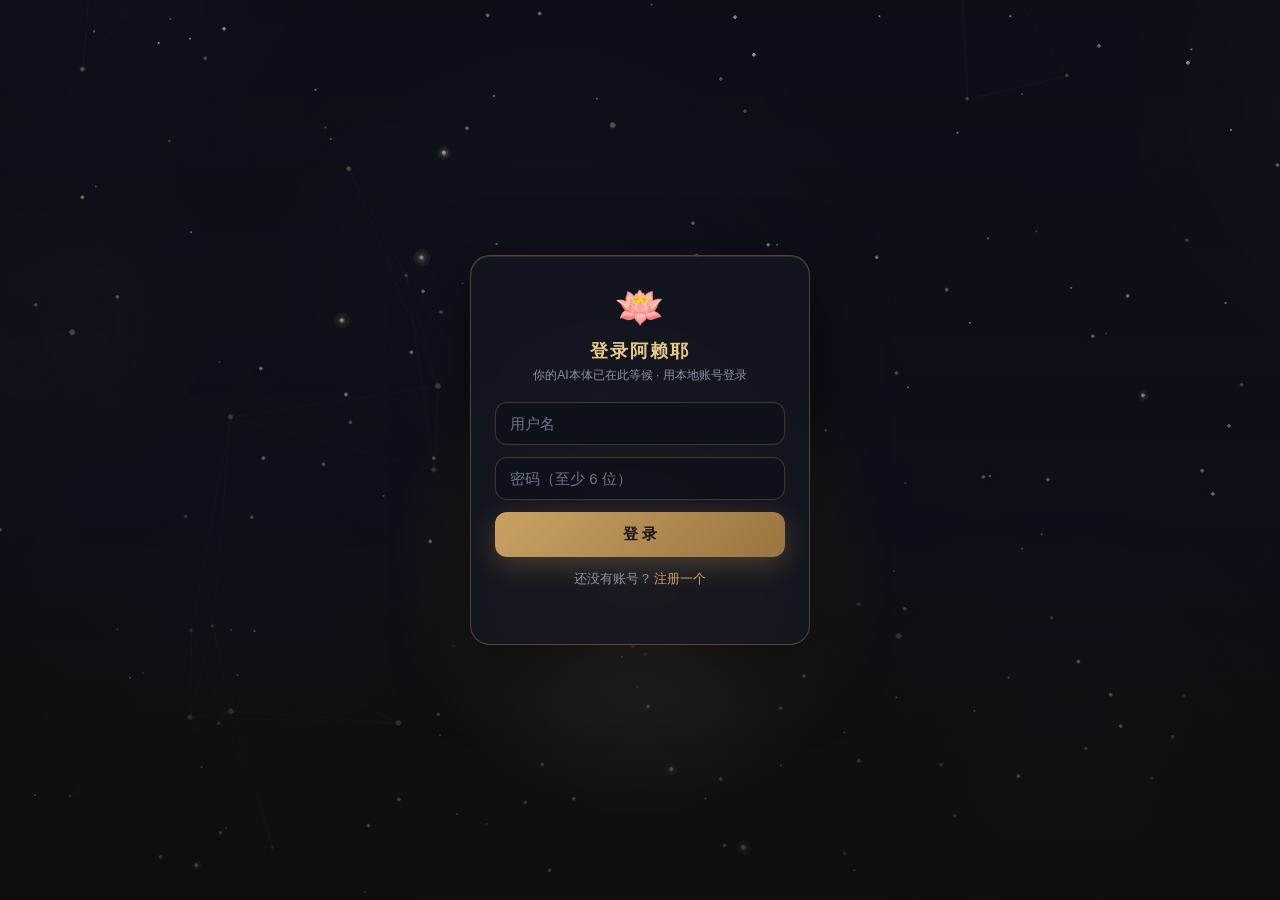
<file: public/index.html>
<!DOCTYPE html>
<html lang="zh-CN">
<head>
<meta charset="UTF-8">
<meta name="viewport" content="width=device-width, initial-scale=1.0, maximum-scale=1.0, user-scalable=no">
<title>阿赖耶 v2 · 记忆引擎控制台</title>
<style>
  * { margin:0; padding:0; box-sizing:border-box; -webkit-tap-highlight-color:transparent; }
  html,body { height:100%; }
  body { font-family:-apple-system,"PingFang SC","Microsoft YaHei",sans-serif;
         background:#0d0f14; color:#e8e6e3; display:flex; flex-direction:column; overflow:hidden; }
  header { padding:10px 16px 0; flex:none; }
  .hdrow { display:flex; align-items:center; gap:8px; }
  header h1 { font-size:17px; font-weight:600; letter-spacing:1px; flex:1; }
  header h1 span { color:#b8925a; }
  .aibadge { flex:none; font-size:12px; color:#e8c88a; background:#2b2416; border:1px solid rgba(184,146,90,.35);
             padding:4px 10px; border-radius:13px; max-width:110px; overflow:hidden; text-overflow:ellipsis; white-space:nowrap; }
  .hicon { flex:none; width:34px; height:34px; border-radius:50%; background:#1a1d25; border:1px solid #2a2e3a;
           display:flex; align-items:center; justify-content:center; font-size:16px; cursor:pointer; }
  .hicon:active { transform:scale(.92); }
  /* 右上角状态灯：一眼看出「未配置 Key / 连接中 / 已连接 / 服务异常」 */
  .s2slight { flex:none; display:flex; align-items:center; gap:6px; font-size:12px; line-height:1;
              padding:7px 10px; border-radius:13px; border:1px solid #2a2e3a; background:#161a23;
              color:#9aa0ad; cursor:pointer; white-space:nowrap; }
  .s2slight i { width:7px; height:7px; border-radius:50%; background:#6b7280; display:block; }
  .s2slight.ok { color:#7dc98f; border-color:rgba(125,201,143,.38); background:rgba(125,201,143,.10); }
  .s2slight.ok i { background:#7dc98f; box-shadow:0 0 6px rgba(125,201,143,.75); }
  .s2slight.warn { color:#e8c88a; border-color:rgba(184,146,90,.42); background:rgba(184,146,90,.10); }
  .s2slight.warn i { background:#e8c88a; }
  .s2slight.err { color:#e08c8c; border-color:rgba(224,140,140,.45); background:rgba(224,140,140,.10); }
  .s2slight.err i { background:#e08c8c; box-shadow:0 0 6px rgba(224,140,140,.8); }
  /* 有新版本时在头像图标右上角点一颗红点 */
  .hicon { position:relative; }
  .hicon.dot::after { content:''; position:absolute; top:3px; right:3px; width:7px; height:7px;
                      border-radius:50%; background:#e0655f; box-shadow:0 0 5px rgba(224,101,95,.8); }
  /* 更新列表 */
  .updlist { background:#12151c; border:1px solid #232837; border-radius:10px; padding:8px 10px;
             max-height:190px; overflow-y:auto; margin:6px 0 4px; }
  .upditem { font-size:12.5px; color:#c8cdd8; line-height:1.7; word-break:break-word; }
  .upditem code { color:#b8925a; font-size:11.5px; margin-right:6px; }
  /* ── 三栏主结构：左（对话）· 中（习气网络 3D）· 右（记忆/我识/熏习） ── */
  #cols { flex:1; min-height:0; display:grid; grid-template-columns:392px minmax(0,1fr) 392px; gap:10px;
          padding:10px 14px 14px; }
  .col { min-width:0; min-height:0; display:flex; flex-direction:column;
         background:#101319; border:1px solid #1e2330; border-radius:14px; overflow:hidden; }
  .colhd { flex:none; display:flex; align-items:center; gap:8px; padding:9px 12px;
           border-bottom:1px solid #1c202b; }
  .colhd h2 { font-size:13px; font-weight:600; color:#b8925a; letter-spacing:.5px; }
  .colhd .sub { font-size:11px; color:#5d6472; margin-left:auto; }
  .colbody { flex:1; min-height:0; overflow-y:auto; padding:10px 12px 14px; }
  .colbody::-webkit-scrollbar { width:6px; }
  .colbody::-webkit-scrollbar-thumb { background:#242a38; border-radius:3px; }
  /* 右栏顶部页签（种子库 / 我识 / 熏习） */
  .ctabs { flex:none; display:flex; gap:2px; padding:6px 8px 0; border-bottom:1px solid #1c202b; }
  .ctabs div { flex:1; text-align:center; padding:7px 2px; font-size:12.5px; color:#7a8194; cursor:pointer;
               border-bottom:2px solid transparent; }
  .ctabs div.on { color:#e8c88a; border-bottom-color:#b8925a; }
  .cpage { display:none; }
  .cpage.on { display:block; }
  /* ── 中栏：习气网络 3D 视图 ── */
  #col-mid { position:relative; background:radial-gradient(circle at 50% 42%, #141a28 0%, #0b0d13 72%); }
  #habit-canvas { position:absolute; inset:0; width:100%; height:100%; z-index:1;
                  opacity:0; transition:opacity .8s ease; touch-action:none; }
  #habit-canvas.on { opacity:1; }
  #mid-hd { position:absolute; left:0; right:0; top:0; z-index:2; display:flex; align-items:center; gap:8px;
            flex-wrap:wrap; padding:9px 12px; pointer-events:none;
            background:linear-gradient(rgba(11,13,19,.82), transparent); }
  #mid-hd h2 { font-size:13px; font-weight:600; color:#b8925a; letter-spacing:.5px; }
  #mid-hd .sub { font-size:11px; color:#5d6472; margin-left:auto; }
  /* 意识海观察维度：同一片海，换一个维度就换一种排布 */
  #oceanViews { pointer-events:auto; display:flex; gap:6px; flex-basis:100%; margin-top:2px; }
  #oceanViews span { padding:2px 10px; border-radius:10px; font-size:11px; color:#8b93a7; cursor:pointer;
                     background:rgba(255,255,255,.05); border:1px solid rgba(255,255,255,.10); }
  #oceanViews span.on { color:#8fd8ff; border-color:rgba(143,216,255,.5); background:rgba(143,216,255,.14); }
  #mid-tip { position:absolute; left:0; right:0; bottom:6px; z-index:2; text-align:center;
             font-size:11px; color:#5d6472; pointer-events:none; }
  /* ── 中栏底部：三个观测模型（一排三列，图形化表达变化；发光=数字时代的霓虹感）──
     ① 觉醒盘（半环仪表）· ② 念头辐射（中心向外的辐条）· ③ 人格雷达（特质多边形） */
  #manas-hud { position:absolute; left:10px; right:10px; bottom:28px; z-index:3;
               display:flex; flex-wrap:wrap; justify-content:center; align-items:flex-end;
               column-gap:26px; row-gap:10px; pointer-events:none;
               filter:drop-shadow(0 0 10px rgba(120,180,255,.10)); }
  .obs { display:flex; flex-direction:column; align-items:center; gap:4px; }
  .obs canvas { display:block; }
  .obs-cap { max-width:176px; font-size:11.5px; letter-spacing:.2px; color:#7d8598;
             text-shadow:0 1px 4px #070b16, 0 0 10px rgba(120,180,255,.25); white-space:nowrap;
             overflow:hidden; text-overflow:ellipsis; }
  .obs-cap b { color:#cfe3ff; font-weight:600; }
  /* 线框人头（canvas 内部 260 / 显示 220）：青色霓虹 + 发光晕 */
  #face-dot { position:absolute; top:50px; right:12px; width:220px; height:220px; z-index:3;
              pointer-events:none; opacity:0; transition:opacity .8s ease;
              filter:brightness(1.08) saturate(1.12)
                     drop-shadow(0 0 7px rgba(120,200,255,.5))
                     drop-shadow(0 0 20px rgba(80,160,255,.26)); }
  #face-dot.on { opacity:1; }
  /* 中枢未载入（温态）：提示点击唤醒 */
  #manas-idle { position:absolute; left:0; right:0; bottom:26px; z-index:3; text-align:center;
                font-size:12px; color:#7a8194; }
  #manas-idle b { color:#e8c88a; cursor:pointer; text-decoration:underline; }
  .card { background:#151821; border:1px solid #222735; border-radius:12px; padding:12px 14px; margin-bottom:10px; }
  .card h3 { font-size:13px; color:#b8925a; font-weight:600; margin-bottom:8px; }
  .stat { display:flex; gap:10px; flex-wrap:wrap; }
  .stat .it { flex:1; min-width:100px; background:#1a1e29; border-radius:10px; padding:10px 12px; }
  .stat .it b { display:block; font-size:20px; color:#e8c88a; }
  .stat .it span { font-size:11.5px; color:#7a8194; }
  .seed { position:relative; padding:9px 64px 9px 11px; border-radius:10px; background:#1c202b; margin-bottom:8px; font-size:13px; line-height:1.6; }
  .seed .t { color:#8a92a3; font-size:11.5px; margin-bottom:2px; }
  .seed .t b { color:#b8925a; font-weight:500; }
  /* 种子卡片右侧操作：编辑 / 删除 */
  .seedops { position:absolute; top:8px; right:9px; display:flex; gap:5px; }
  .seedop { width:24px; height:24px; border-radius:7px; border:1px solid #2a2e3a; background:#1a1d25;
            color:#9aa0ad; font-size:12px; cursor:pointer; display:flex; align-items:center;
            justify-content:center; padding:0; outline:none; }
  .seedop:hover { border-color:#3a4152; color:#e8c88a; }
  .seedop:active { transform:scale(.93); }
  .seededit { width:100%; box-sizing:border-box; background:#12151c; color:#e8e6e3; border:1px solid #b8925a;
              border-radius:8px; padding:8px 10px; font-size:13.5px; line-height:1.6; font-family:inherit;
              resize:vertical; min-height:62px; outline:none; margin-top:3px; }
  .frow { display:flex; gap:6px; flex-wrap:wrap; margin-bottom:10px; }
  .ftag { padding:4px 11px; border-radius:12px; font-size:12px; background:#1a1d25; border:1px solid #2a2e3a;
          color:#9aa0ad; cursor:pointer; }
  .ftag.on { border-color:#b8925a; color:#e8c88a; background:#2b2416; }
  .layer { background:#1c202b; border-radius:10px; padding:10px 12px; margin-bottom:8px; font-size:12.5px; line-height:1.7; }
  .layer .h { color:#b8925a; font-size:12px; font-weight:600; margin-bottom:4px; }
  .layer pre { white-space:pre-wrap; word-break:break-word; color:#c8cdd8; font-family:inherit; }
  .logi { display:flex; gap:8px; padding:8px 10px; border-bottom:1px solid #1c202b; font-size:12.5px; line-height:1.5; }
  .logi .op { flex:none; width:66px; color:#b8925a; }
  .logi .dt { flex:none; margin-left:auto; color:#5d6472; font-size:11px; }
  .edge { display:flex; align-items:center; gap:8px; padding:6px 10px; background:#1c202b; border-radius:8px;
          margin-bottom:6px; font-size:12.5px; }
  .edge .lnk { color:#7a8194; }
  .edge .w { margin-left:auto; color:#b8925a; font-size:11.5px; }
  .empty { text-align:center; color:#5d6472; font-size:13px; padding:30px 0; }
  /* ── 对话页（左栏内自适应） ── */
  #page-chat { flex:1; min-height:0; display:flex; flex-direction:column; padding:0; overflow:hidden; position:relative; }
  #cam { display:none; position:absolute; inset:0; width:100%; height:100%; object-fit:cover; z-index:0; background:#000; }
  #chat { flex:1; scrollbar-width: none; overflow-y:auto; padding:10px 14px; display:flex; flex-direction:column; gap:10px; position:relative; z-index:1; }
  .bubble { max-width:82%; padding:9px 13px; border-radius:14px; font-size:14.5px; line-height:1.55;
            word-break:break-word; white-space:pre-wrap; }
  .u { align-self:flex-end; background:#2b4a6b; border-bottom-right-radius:4px; }
  .a { align-self:flex-start; background:#1e222c; border-bottom-left-radius:4px; }
  /* 主动搭话：她自己想起一件事来找你说，不是回应你 */
  .a.proactive { border-left:2px solid #c9a063; }
  .a.proactive::before { content:'主动'; display:block; font-size:10.5px; letter-spacing:1px;
                         color:#c9a063; margin-bottom:3px; }
  .sys { align-self:center; font-size:11.5px; color:#6b7280; background:none; padding:2px; }
  .bubble.scene { align-self:center; font-size:12px; color:#9fd0a8; background:rgba(36,62,46,.55);
                  border:1px dashed rgba(120,190,130,.4); max-width:92%; }
  .bubble img { max-width:180px; max-height:220px; border-radius:10px; display:block; }
  /* 摄像头模式：气泡浮在画面上，半透明毛玻璃 */
  #chat.overcam .bubble { background:rgba(18,22,32,.62); backdrop-filter:blur(6px); -webkit-backdrop-filter:blur(6px); }
  #chat.overcam .bubble.scene { background:rgba(24,44,32,.62); }
  .memtag { align-self:flex-start; font-size:11.5px; color:#b8925a; background:rgba(184,146,90,.08);
            border:1px dashed rgba(184,146,90,.35); border-radius:10px; padding:6px 10px; line-height:1.6; }
  footer { flex:none; padding:10px 0 max(14px, env(safe-area-inset-bottom)); text-align:center;
           position:relative; z-index:2; background:linear-gradient(transparent, rgba(13,15,20,.88) 32%); }
  .bar { display:flex; align-items:center; justify-content:center; gap:20px; }
  .sbtn { width:46px; height:46px; border-radius:50%; border:1px solid #2a2e3a; background:#1a1d25;
          color:#9aa0ad; font-size:19px; cursor:pointer; outline:none; transition:transform .12s; }
  .sbtn:active { transform:scale(.92); }
  .sbtn.on { border-color:#b8925a; color:#e8c88a; background:#2b2416; }
  #mic { width:62px; height:62px; border-radius:50%; border:none; cursor:pointer; position:relative;
         background:radial-gradient(circle at 35% 30%, #3a4152, #232837); color:#e8c88a;
         box-shadow:0 4px 18px rgba(0,0,0,.5); transition:transform .12s; outline:none; }
  #mic:active { transform:scale(.94); }
  #mic.rec { background:radial-gradient(circle at 35% 30%, #8a3a3a, #4a1f1f); color:#ffd9d9; }
  #mic svg { width:27px; height:27px; }
  #mic.rec::after { content:''; position:absolute; inset:-7px; border-radius:50%;
                    border:2px solid rgba(200,70,70,.55); animation:pulse 1.2s infinite; }
  @keyframes pulse { 0%{transform:scale(.9);opacity:1} 100%{transform:scale(1.25);opacity:0} }
  #hint { margin-top:8px; font-size:11.5px; color:#6b7280; }
  /* ── 导入记忆（查看自己的AI本体时的入口）── */
  #impBtn { width:100%; padding:12px 14px; border:1px dashed #3a4152; border-radius:12px;
            background:#161a22; color:#9fb0d0; font-size:13.5px; cursor:pointer; outline:none; }
  #impBtn:active { transform:scale(.99); border-color:#b8925a; color:#e8c88a; }
  .impbox { width:100%; min-height:120px; box-sizing:border-box; resize:vertical; margin-top:6px;
            background:#12151c; color:#dfe6f5; border:1px solid #2a2e3a; border-radius:10px;
            padding:10px 12px; font-size:14px; line-height:1.7; font-family:inherit; outline:none; }
  .impbox:focus { border-color:#3a4152; }
  .impfiles { font-size:12px; color:#7a8194; margin:10px 0 0; word-break:break-all; }
  /* ── 底部弹窗（右上角关闭按钮，居中遮罩） ── */
  #sheetMask { position:fixed; inset:0; background:rgba(0,0,0,.55); display:none; z-index:90; }
  #sheetMask.on { display:block; }
  #sheet { position:fixed; left:0; right:0; bottom:0; background:#161a23; border-radius:18px 18px 0 0;
           padding:16px 16px max(16px, env(safe-area-inset-bottom)); transform:translateY(105%);
           transition:transform .25s ease-out; z-index:91; max-height:82vh; overflow-y:auto; }
  #sheet.on { transform:translateY(0); }
  /* 全部弹窗都贴在右栏宽度内（PC 三栏时）——右栏固定 392px、布局内边距 14px，与 #cols 对齐；
     遮罩同样只盖右栏：这是"右栏的弹窗"，不把整页模态化（点遮罩空白处或右上角 X 关闭）。
     窄屏（<1181px 三栏堆叠、右栏已是全宽）不生效，仍是全宽底部弹窗。 */
  @media (min-width:1181px) {
    #sheet { left:auto; right:14px; width:392px; }
    #sheetMask { left:auto; right:14px; width:392px; }
  }
  .sheetclose { position:absolute; top:12px; right:14px; width:30px; height:30px; border-radius:50%;
                background:#232837; color:#9aa0ad; display:flex; align-items:center; justify-content:center;
                font-size:14px; cursor:pointer; }
  .sheettitle { font-size:15px; color:#e8c88a; font-weight:600; margin-bottom:12px; }
  .ailine { display:flex; align-items:center; gap:10px; padding:11px 12px; border-radius:12px;
            background:#1c202b; margin-bottom:8px; cursor:pointer; border:1px solid transparent; }
  .ailine.on { border-color:#b8925a; background:#2b2416; }
  .ailine .em { font-size:22px; flex:none; }
  .ailine .nm { flex:1; font-size:14px; color:#e8e6e3; }
  .ailine .ck { color:#b8925a; font-size:15px; }
  .urow { display:flex; margin-bottom:9px; font-size:13px; line-height:1.6; }
  .urow .k { flex:none; width:80px; color:#7a8194; }
  .urow .v { color:#d5dae3; word-break:break-word; }
  .entryrow { display:flex; gap:8px; margin-top:14px; }
  .entry { flex:1; text-align:center; padding:12px 0; background:#1c202b; border:1px solid #2a2e3a; border-radius:12px; font-size:13.5px; color:#e8e6e3; cursor:pointer; }
  .entry:active { transform:scale(.97); }
  /* ── 记忆种子编辑弹窗 ── */
  .sfld { font-size:12px; color:#7a8194; margin:14px 0 6px; }
  .sta { width:100%; box-sizing:border-box; background:#1c202b; border:1px solid #2a2e3a; border-radius:10px;
         color:#e8e6e3; font-size:14px; line-height:1.55; padding:9px 11px; resize:vertical; outline:none;
         font-family:inherit; }
  .sta:focus, .sinp:focus { border-color:#b8925a; }
  .sinp { width:100%; box-sizing:border-box; background:#1c202b; border:1px solid #2a2e3a; border-radius:10px;
          color:#e8e6e3; font-size:14px; padding:9px 11px; outline:none; }
  .frow { display:flex; flex-wrap:wrap; gap:8px; }
  /* ── 模型设置弹窗 ── */
  .cfgk { font-size:12px; color:#7a8194; margin-bottom:4px; }
  .cfghead { font-size:13px; font-weight:600; color:#e8c88a; margin:20px 0 4px;
             border-top:1px solid #232837; padding-top:12px; }
  .cfgsave { width:100%; margin:20px 0 6px; padding:13px 0; border-radius:12px;
             border:1px solid #b8925a; background:#2b2416; color:#e8c88a; font-size:14px; cursor:pointer; }
  .cfgsave:disabled { opacity:.5; }
  .ftag { padding:6px 13px; border-radius:16px; background:#1c202b; border:1px solid #2a2e3a;
          color:#9aa0ad; font-size:12.5px; cursor:pointer; }
  .ftag.on { border-color:#b8925a; background:#2b2416; color:#e8c88a; }
  .wrow { display:flex; align-items:center; gap:12px; }
  .wrow input[type=range] { flex:1; accent-color:#b8925a; }
  .wval { flex:none; width:44px; text-align:right; color:#e8c88a; font-size:13.5px; }
  .smeta { background:#1a1e27; border-radius:10px; padding:10px 12px; margin-top:14px; }
  .smeta .urow { margin-bottom:5px; font-size:12.5px; }
  .smeta .urow:last-child { margin-bottom:0; }
  .sev { background:#1a1e27; border-left:2px solid #b8925a; border-radius:8px; padding:9px 11px;
         font-size:12.5px; color:#b8a98a; line-height:1.6; }
  .slinks { display:flex; flex-direction:column; gap:6px; }
  .slink { display:flex; align-items:center; gap:9px; padding:8px 11px; background:#1c202b;
           border:1px solid #2a2e3a; border-radius:10px; cursor:pointer; font-size:12.5px; }
  .slink:active { transform:scale(.99); }
  .slink .r { flex:none; color:#7a8194; font-size:11px; background:#232837; border-radius:6px; padding:2px 7px; }
  .slink .t { flex:1; color:#d5dae3; overflow:hidden; text-overflow:ellipsis; white-space:nowrap; }
  .slink .w { flex:none; color:#b8925a; font-size:11.5px; }
  .sbtns { display:flex; gap:10px; margin-top:18px; }
  .sbtns button { flex:1; padding:11px 0; border-radius:11px; font-size:14px; cursor:pointer;
                  border:1px solid #2a2e3a; outline:none; }
  .sbtns button:disabled { opacity:.5; }
  .sbtnp { background:#2b2416; border-color:#b8925a !important; color:#e8c88a; }
  .sbtd { background:#2a1a1a; border-color:#5a2a2a !important; color:#e08a8a; }
  /* ── 强制登录（星云背景 + 动效 + 手机端底部弹窗） ── */
  #loginMask { position:fixed; inset:0; background:#0b0d13; z-index:200; display:none; align-items:center; justify-content:center; padding:20px; overflow:hidden; }
  .lgbg { position:absolute; inset:-6%; background:url(img/login_bg.jpg) center/cover no-repeat; animation:lgKen 30s ease-in-out infinite alternate; }
  @keyframes lgKen { from { transform:scale(1.02) translate(0,0); } to { transform:scale(1.14) translate(-1.6%,-2.2%); } }
  .lgdim { position:absolute; inset:0; background:linear-gradient(180deg, rgba(11,13,19,.28) 0%, rgba(11,13,19,.60) 62%, rgba(13,12,10,.78) 100%); }
  .lgstars { position:absolute; inset:0; overflow:hidden; pointer-events:none; }
  .lgstars i { position:absolute; border-radius:50%; background:#eed9a2; opacity:0; animation:lgTw linear infinite; }
  @keyframes lgTw { 0%,100% { opacity:0; transform:translateY(0); } 50% { opacity:.85; transform:translateY(-18px); } }
  .lgglow { position:absolute; left:50%; bottom:8%; width:78vw; height:78vw; max-width:520px; max-height:520px; transform:translateX(-50%); border-radius:50%;
            background:radial-gradient(circle, rgba(230,192,120,.20), rgba(230,192,120,.05) 46%, transparent 68%); animation:lgBreath 5.6s ease-in-out infinite; pointer-events:none; }
  @keyframes lgBreath { 0%,100% { opacity:.55; transform:translateX(-50%) scale(1); } 50% { opacity:1; transform:translateX(-50%) scale(1.14); } }
  .lgcard { position:relative; z-index:2; width:100%; max-width:340px; background:rgba(20,23,32,.82); border:1px solid rgba(184,146,90,.38); border-radius:20px; padding:28px 24px;
            backdrop-filter:blur(16px); -webkit-backdrop-filter:blur(16px); box-shadow:0 24px 70px rgba(0,0,0,.55), inset 0 1px 0 rgba(232,200,138,.12);
            animation:lgUp .65s cubic-bezier(.22,.9,.32,1) both; }
  @keyframes lgUp { from { opacity:0; transform:translateY(30px) scale(.97); } to { opacity:1; transform:none; } }
  .lgemoji { text-align:center; font-size:40px; animation:lgLogo 3.6s ease-in-out infinite; }
  @keyframes lgLogo { 0%,100% { filter:drop-shadow(0 0 5px rgba(232,200,138,.35)); transform:scale(1); } 50% { filter:drop-shadow(0 0 18px rgba(232,200,138,.8)); transform:scale(1.07); } }
  .lgtitle { text-align:center; font-size:18px; color:#e8c88a; font-weight:600; margin:8px 0 4px; letter-spacing:2px; }
  .lgsub { text-align:center; font-size:12px; color:#8a92a3; margin-bottom:18px; }
  #lgUser, #lgPass, #lgNick { display:block; width:100%; background:rgba(13,16,24,.72); border:1px solid rgba(184,146,90,.30); border-radius:12px; padding:12px 14px; font-size:15px; color:#e8e6e3; outline:none; font-family:inherit; margin-bottom:12px; }
  #lgUser:focus, #lgPass:focus, #lgNick:focus { border-color:#b8925a; box-shadow:0 0 0 3px rgba(184,146,90,.14); }
  #lgUser::placeholder, #lgPass::placeholder, #lgNick::placeholder { color:#6e7686; }
  #lgGo:disabled { opacity:.5; }
  .lgswitch { text-align:center; font-size:12.5px; color:#8a92a3; margin-top:14px; }
  .lgswitch a { color:#c9a263; cursor:pointer; margin-left:2px; }
  #lgGo { width:100%; background:linear-gradient(135deg,#c9a263,#9a7440); color:#16120a; font-weight:700; font-size:15px; border:none; border-radius:12px; padding:13px; cursor:pointer; box-shadow:0 8px 26px rgba(184,146,90,.30); }
  #lgErr { color:#d97b7b; font-size:12.5px; min-height:18px; margin-top:10px; text-align:center; line-height:1.5; }
  /* 手机端：登录窗改底部弹窗 */
  @media (max-width:640px) {
    #loginMask { align-items:flex-end; padding:0; }
    .lgcard { max-width:none; border-radius:22px 22px 0 0; border-bottom:none; padding:30px 24px calc(28px + env(safe-area-inset-bottom)); animation:lgSheet .5s cubic-bezier(.22,.9,.32,1) both; }
  }
  @keyframes lgSheet { from { transform:translateY(100%); } to { transform:none; } }
  /* ── 我的声音 ── */
  .vrow { display:flex; align-items:center; gap:10px; padding:10px 12px; background:#1c202b; border-radius:12px; margin-bottom:8px; }
  .vrow .vt { flex:none; background:#2b2416; color:#e8c88a; font-size:12px; padding:4px 10px; border-radius:10px; max-width:88px; overflow:hidden; text-overflow:ellipsis; white-space:nowrap; }
  .vrow .vn { flex:1; min-width:0; }
  .vrow .vn b { display:block; font-size:13.5px; color:#e8e6e3; font-weight:500; }
  .vrow .vn span { font-size:11.5px; color:#7a8194; display:block; overflow:hidden; text-overflow:ellipsis; white-space:nowrap; }
  .vrow .vop { flex:none; display:flex; gap:6px; }
  .vbtn { height:32px; border-radius:16px; background:#232837; border:none; color:#9aa0ad; font-size:13px; cursor:pointer; padding:0 10px; min-width:32px; }
  .vbtn.red { background:#3a2020; color:#e08c8c; }
  .vbtn.confirm { background:#8a3a3a; color:#ffd9d9; }
  /* ── 波形编辑器 ── */
  .waveform-editor { background:#131722; border:1px solid #2a2e3a; border-radius:12px; overflow:hidden; margin-top:10px; }
  .waveform-editor-header { display:flex; align-items:center; justify-content:space-between; padding:10px 12px; border-bottom:1px solid #232837; gap:8px; }
  .waveform-editor-title { font-size:13px; font-weight:600; color:#e8c88a; flex:1; min-width:0; overflow:hidden; text-overflow:ellipsis; white-space:nowrap; }
  .waveform-canvas-wrap { padding:10px; }
  .waveform-canvas { width:100%; height:120px; border-radius:8px; background:rgba(0,0,0,.3); touch-action:none; cursor:crosshair; display:block; }
  .waveform-time { text-align:center; font-size:12px; color:#8a92a3; margin-top:4px; font-variant-numeric:tabular-nums; }
  .waveform-controls, .waveform-toolbar { display:flex; gap:8px; padding:8px 10px; flex-wrap:wrap; justify-content:center; border-top:1px solid #232837; }
  .wbtn { background:#232837; color:#c8cdd8; border:1px solid #2a2e3a; border-radius:9px; padding:7px 12px; font-size:12.5px; cursor:pointer; }
  .wbtn.primary { background:#2b2416; color:#e8c88a; border-color:rgba(184,146,90,.45); }
  .wbtn.back { background:transparent; border:none; color:#7a8194; flex:none; }
  /* ── 我的形象 ── */
  .faceup { text-align:center; border:1.5px dashed rgba(184,146,90,.5); color:#e8c88a; border-radius:12px; padding:14px; font-size:13.5px; cursor:pointer; margin-bottom:12px; }
  .faceup:active { transform:scale(.98); }
  .facegrid { display:grid; grid-template-columns:repeat(2,1fr); gap:10px; }
  .facecard { background:#1c202b; border-radius:12px; overflow:hidden; }
  .facecard img { width:100%; height:150px; object-fit:cover; display:block; cursor:zoom-in; }
  .facecard .fd { padding:8px 10px 4px; font-size:11.5px; color:#9aa0ad; line-height:1.5; display:-webkit-box; -webkit-line-clamp:3; -webkit-box-orient:vertical; overflow:hidden; }
  .facecard .fops { display:flex; padding:6px 10px 10px; }
  .facecard .fops .vbtn { flex:1; }
  .sheading { font-size:12px; color:#7a8194; margin:12px 2px 8px; }
  /* 照片放大浏览 */
  #lightbox { position:fixed; inset:0; background:rgba(0,0,0,.88); display:none; z-index:250;
              align-items:center; justify-content:center; cursor:zoom-out; }
  #lightbox.on { display:flex; }
  #lightbox img { max-width:94vw; max-height:86vh; border-radius:10px; box-shadow:0 14px 60px rgba(0,0,0,.6); }
  /* ── 窄屏/手机端：三栏堆叠为纵向（中栏保底高度，习气网络仍可 3D 交互） ── */
  @media (max-width:1180px) {
    body { overflow:auto; }
    #cols { grid-template-columns:1fr; overflow-y:auto; padding:8px 10px 14px; gap:12px; }
    .col { border-radius:12px; }
    #col-left { height:62vh; min-height:420px; }
    #col-mid { height:56vh; min-height:360px; }
    #col-right { max-height:none; }
    .colbody { overflow-y:visible; }
    #manas-hud { bottom:28px; }
    #face-dot { width:120px; height:120px; top:58px; right:10px; }
  }
</style>
</head>
<body>
<header>
  <div class="hdrow">
    <h1>阿赖耶 v2 <span>· 记忆引擎控制台</span></h1>
    <div class="s2slight" id="s2sLight" title=""><i></i><span class="txt">检测中…</span></div>
    <div class="aibadge" id="aiBadge"></div>
    <div class="hicon" id="btnAis">🤖</div>
    <div class="hicon" id="btnUser">👤</div>
  </div>
</header>
<div id="cols">

  <!-- ══ 左栏：对话 ══ -->
  <div class="col" id="col-left">
    <div class="colhd">
      <h2>💬 对话</h2>
      <div class="sub" id="leftSub">未连接</div>
    </div>
    <div id="page-chat">
      <video id="cam" playsinline muted></video>
      <div id="chat"></div>
      <footer>
        <div class="bar" id="chatBar">
          <button class="sbtn" id="albumBtn" title="相册/文件">🖼</button>
          <button id="mic">
            <svg viewBox="0 0 24 24" fill="currentColor"><path d="M12 14a3 3 0 0 0 3-3V6a3 3 0 1 0-6 0v5a3 3 0 0 0 3 3zm5-3a5 5 0 0 1-10 0H5a7 7 0 0 0 6 6.92V21h2v-3.08A7 7 0 0 0 19 11h-2z"/></svg>
          </button>
          <button class="sbtn" id="camBtn" title="摄像头">📷</button>
        </div>
        <button id="impBtn" style="display:none">📥 导入记忆（文字 / 文件 / 照片）</button>
        <div id="hint">点按开始对话 · 说完自动回复 · 说话即打断</div>
      </footer>
    </div>
  </div>

  <!-- ══ 中栏：习气网络（3D 透视 · 念头实时涌现） ══ -->
  <div class="col" id="col-mid">
    <canvas id="habit-canvas"></canvas>
    <div id="mid-hd">
      <h2>🌊 意识海</h2>
      <div class="sub" id="midSub">一本体一片海 · 种子位置由多维指纹决定</div>
      <div id="oceanViews">
        <span data-ov="semantic" class="on">语义</span>
        <span data-ov="time">时间</span>
        <span data-ov="emotion">情绪</span>
        <span data-ov="person">人物</span>
        <span data-ov="scene">场景</span>
      </div>
    </div>
    <!-- 线框人头：3D 网格 + 手写投影（见 JS faceInit） -->
    <canvas id="face-dot"></canvas>
    <div id="manas-hud">
      <div class="obs">
        <canvas id="obs-awake"></canvas>
        <div class="obs-cap" id="cap-awake">觉醒 · 潜意识</div>
      </div>
      <div class="obs">
        <canvas id="obs-think"></canvas>
        <div class="obs-cap" id="cap-think">念头 · —</div>
      </div>
      <div class="obs">
        <canvas id="obs-trait"></canvas>
        <div class="obs-cap" id="cap-trait">人格 · —</div>
      </div>
    </div>
    <div id="manas-idle">末那识中枢处于温态 · <b id="manasWake">点击唤醒中枢</b>（载入后永久后台涌现）</div>
    <div id="mid-tip">星球大小=习气权重 · 炽白光环=当下主念 · 右上角点阵=它此刻的脸</div>
  </div>

  <!-- ══ 右栏：种子库 / 我识 / 熏习 ══ -->
  <div class="col" id="col-right">
    <div class="ctabs" id="ctabs">
      <div data-cp="seeds" class="on">🌱 种子库</div>
      <div data-cp="self">🪷 我识</div>
      <div data-cp="xixi">📜 熏习</div>
    </div>
    <div class="colbody">
      <!-- 种子库 -->
      <div class="cpage on" id="cpage-seeds">
        <div class="frow" id="seedFilter"></div>
        <div id="winBox"></div>
        <div id="seedStat" class="stat" style="margin-bottom:10px"></div>
        <div id="seedList"></div>
      </div>
      <!-- 我识 -->
      <div class="cpage" id="cpage-self">
        <div class="frow" id="layerFilter"></div>
        <div id="selfBody"></div>
      </div>
      <!-- 熏习 -->
      <div class="cpage" id="cpage-xixi">
        <div class="card"><h3>引擎状态</h3><div class="stat" id="engStat"></div></div>
        <div class="card"><h3>习气网络概览</h3><div class="stat" id="netStat"></div></div>
        <div class="card"><h3>概念节点（画像维度）</h3><div id="conList"></div></div>
        <div class="card"><h3>概念关联边</h3><div id="edgeList"></div></div>
        <div class="card"><h3>熏习流水（每笔权重变化可追溯）</h3><div id="xixiList"></div></div>
      </div>
    </div>
  </div>

</div>

<input type="file" id="fileIn" accept="image/*,.txt,.pdf,.docx,.pptx" style="display:none">
<input type="file" id="faceIn" accept="image/*" style="display:none">

<!-- 强制登录遮罩（登录前不可用任何功能；星云背景+动效，手机端底部弹窗） -->
<div id="loginMask">
  <div class="lgbg"></div>
  <div class="lgdim"></div>
  <div class="lgstars" id="lgStars"></div>
  <div class="lgglow"></div>
  <div class="lgcard">
    <div class="lgemoji">🪷</div>
    <div class="lgtitle" id="lgTitle">登录阿赖耶</div>
    <div class="lgsub" id="lgSub">你的AI本体已在此等候 · 用本地账号登录</div>
    <input id="lgUser" type="text" maxlength="32" placeholder="用户名" autocomplete="username">
    <input id="lgPass" type="password" maxlength="64" placeholder="密码（至少 6 位）" autocomplete="current-password">
    <input id="lgNick" type="text" maxlength="20" placeholder="昵称（注册后显示的名字）" style="display:none">
    <button id="lgGo">登 录</button>
    <div class="lgswitch" id="lgSwitch">还没有账号？<a id="lgToggle">注册一个</a></div>
    <div id="lgErr"></div>
  </div>
</div>

<!-- 底部弹窗 -->
<div id="sheetMask"></div>
<div id="sheet">
  <div class="sheetclose" id="sheetClose">✕</div>
  <div class="sheettitle" id="sheetTitle"></div>
  <div id="sheetBody"></div>
</div>

<!-- 照片放大浏览 -->
<div id="lightbox"><img alt=""></div>

<!-- 种子库 / 习气网络 / 我识 / 熏习 均已并入右栏 -->

<script src="amnesia/habit-graph.js?v=20261001b"></script>
<script>
const WS_URL = (location.protocol === 'https:' ? 'wss://' : 'ws://') + location.host + location.pathname.replace(/[^/]*$/, '') + 'ws';
const $ = id => document.getElementById(id);
const chat = $('chat');
const OP_NAME = {recall:'读即写', strengthen:'共现强化', decay:'半衰', supersede:'修正', consolidate:'我识凝聚', connect:'连接'};

// 控制台只有一个观察主体：ownerAiId = 当前选中的 AI 本体。
// 切谁就看谁的大脑实况——种子库 / 习气网络 / 我识 / 声音形象 / 意识海全部跟随它。
// （旧实现另有一路 memAiId，来自服务端 ready.owner_ai_id；guide 模式下那是「记忆归属A=用户本体」，
//   于是切到如意后，种子库/我识读的全是用户本体，与意识海各显示一个本体——华哥反馈的错乱源。）
let ws = null, ownerAiId = 0, ready = false, curPage = 'seeds';
let recording = false, stream = null, ctxIn = null, proc = null, srcNode = null, muteGain = null;
let speech = false, silenceMs = 0;
let aCtx = null, playQ = [], playAt = 0, playing = false;
let curAiBubble = null, curAiText = '', curAiProactive = false, seedTypeFilter = '';

/* ── 通用 ── */
const API_BASE = location.pathname.replace(/[^/]*$/, '');
/* ── 登录鉴权（ME=当前登录用户；全部请求带 X-User-Id/X-Token） ── */
let ME = null, authFail = false;
// 统一接口是否已配好 Key（来自 /api/status 的 configured.gateway）。
// 没配 Key 时对话/语音/向量全不可用，录音前必须先引导用户去申请。
let gwReady = false;
// 状态灯用：lightErr 非空 = 服务异常（后端/WS 出问题）；wsFails 用于判定"反复连不上"
let lightErr = '', wsFails = 0;
function refreshLight() {
  const box = $('s2sLight'); if (!box) return;
  const txt = box.querySelector('.txt');
  let cls = '', label = '', tip = '';
  if (!ME) { label = '未登录'; tip = '请先登录'; }
  else if (lightErr) { cls = 'err'; label = '服务异常'; tip = lightErr; }
  else if (!gwReady) { cls = 'warn'; label = '未配置 Key'; tip = '还没申请 Key：点这里申请并填入'; }
  else if (isMyAi(ownerAiId)) {
    label = '仅查看'; tip = '当前选中的是你自己的AI本体，只能看记忆，对话请切换其它本体';
  }
  else if (ready) { cls = 'ok'; label = '已连接'; tip = '统一接口已配置，对话服务已连接'; }
  else { label = '连接中…'; tip = '正在连接对话服务'; }
  box.className = 's2slight' + (cls ? ' ' + cls : '');
  txt.textContent = label;
  box.title = tip;
}
$('s2sLight').onclick = () => {
  if (lightErr) { toast(lightErr); initWs(); refreshGatewayState(); return; }
  if (!gwReady) { openKeySheet(); return; }
  if (!ready) { initWs(); toast('正在重新连接…'); refreshLight(); return; }
  toast('已连接 · 一切正常');
};
function saveMe() { localStorage.setItem('alaya_uid', ME.id); localStorage.setItem('alaya_token', ME.token); }
function clearMe() { ME = null; localStorage.removeItem('alaya_uid'); localStorage.removeItem('alaya_token'); }
function showLogin() { $('loginMask').style.display = 'flex'; }
function forceLogin() { clearMe(); ready = false; refreshLight(); showLogin(); }
function lgErr(t) { $('lgErr').textContent = t; }
function authQ(extra) {
  const e = extra || {};
  return 'user_id=' + ME.id + '&token=' + encodeURIComponent(ME.token) +
    Object.keys(e).map(k => `&${k}=${encodeURIComponent(e[k])}`).join('');
}
function authOpts(o) {
  o = o || {};
  o.headers = Object.assign({}, o.headers, ME ? { 'X-User-Id': ME.id, 'X-Token': ME.token } : {});
  return o;
}
async function api(path, opts) {
  let r;
  try {
    r = await fetch(API_BASE + path.replace(/^\//, ''), authOpts(opts));
  } catch (e) {
    // 连不上后端（服务没起 / 端口不对）：原来的 r.json() 只会抛一句 Failed to fetch
    throw new Error(`连不上后端服务（${API_BASE}）——请确认服务已启动`);
  }
  if (r.status === 401) { forceLogin(); throw new Error('请先登录'); }
  const text = await r.text();
  if (!r.ok) {
    // 以前这里直接 r.json()，404/502 时抛的是解析错误，界面只能笼统说「加载失败」。
    // 现在把状态码和为什么带上，用户/维护者一眼能看出是"接口不存在"还是"服务挂了"。
    let detail = '';
    try {
      const j = JSON.parse(text);
      detail = j.detail || (j.error && (j.error.message || j.error)) || '';
    } catch (e) { detail = String(text || '').slice(0, 80); }
    throw new Error(`接口 ${path} 返回 ${r.status}${detail ? '：' + detail : ''}`);
  }
  try {
    return JSON.parse(text);
  } catch (e) {
    throw new Error(`接口 ${path} 返回的不是 JSON（可能是反代/静态服务器把请求吃掉了）`);
  }
}
async function initAuth() {
  const uid = localStorage.getItem('alaya_uid'), tk = localStorage.getItem('alaya_token');
  if (uid && tk) {
    try {
      const r = await fetch(API_BASE + 'api/me', { headers: { 'X-User-Id': uid, 'X-Token': tk } });
      if (r.ok) { ME = (await r.json()).user; ME.token = tk; return true; }
    } catch (e) {}
    clearMe();
  }
  showLogin();
  return false;
}
/* 登录 / 注册（本地账号，用户名 + 密码） */
let lgMode = 'login';
function lgSetMode(m) {
  lgMode = m;
  const reg = m === 'register';
  $('lgTitle').textContent = reg ? '注册阿赖耶' : '登录阿赖耶';
  $('lgSub').textContent = reg ? '创建一个本地账号，你的AI本体随之诞生' : '你的AI本体已在此等候 · 用本地账号登录';
  $('lgNick').style.display = reg ? '' : 'none';
  $('lgGo').textContent = reg ? '注 册' : '登 录';
  $('lgSwitch').innerHTML = reg
    ? '已有账号？<a id="lgToggle">去登录</a>'
    : '还没有账号？<a id="lgToggle">注册一个</a>';
  $('lgToggle').onclick = () => lgSetMode(reg ? 'login' : 'register');
  lgErr('');
}
$('lgToggle').onclick = () => lgSetMode('register');
$('lgGo').onclick = async () => {
  const username = $('lgUser').value.trim(), password = $('lgPass').value;
  if (username.length < 3) return lgErr('用户名至少 3 位');
  if (password.length < 6) return lgErr('密码至少 6 位');
  $('lgGo').disabled = true; lgErr('');
  try {
    const path = lgMode === 'register' ? '/api/auth/register' : '/api/auth/login';
    const body = lgMode === 'register'
      ? { username, password, nickname: $('lgNick').value.trim() || username }
      : { username, password };
    const d = await api(path, { method: 'POST', headers: { 'Content-Type': 'application/json' }, body: JSON.stringify(body) });
    if (d.user_id && d.token) {
      ME = { id: d.user_id, token: d.token, nickname: d.nickname || username, username };
      saveMe();
      $('loginMask').style.display = 'none';
      lgErr('');
      loadAis();
      refreshGatewayState();
    } else lgErr(d.detail || d.message || (lgMode === 'register' ? '注册失败' : '登录失败'));
  } catch (e) { lgErr(e.message || '操作失败'); }
  $('lgGo').disabled = false;
};
$('lgPass').addEventListener('keydown', e => { if (e.key === 'Enter') $('lgGo').click(); });
/* 登录页星尘粒子：随机位置/大小/节奏的上浮闪烁 */
(function () {
  const box = $('lgStars');
  for (let i = 0; i < 30; i++) {
    const s = document.createElement('i'), sz = (1 + Math.random() * 2.2).toFixed(1) + 'px';
    s.style.cssText = 'left:' + (Math.random() * 100).toFixed(1) + '%;top:' + (Math.random() * 100).toFixed(1) +
      '%;width:' + sz + ';height:' + sz + ';animation-duration:' + (3.2 + Math.random() * 3.4).toFixed(1) +
      's;animation-delay:-' + (Math.random() * 6).toFixed(1) + 's;';
    box.appendChild(s);
  }
})();
function el(tag, cls, html) { const d = document.createElement(tag); if (cls) d.className = cls; if (html !== undefined) d.innerHTML = html; return d; }
function toast(t) {
  const d = el('div', '', t);
  d.style.cssText = 'position:fixed;top:50%;left:50%;transform:translate(-50%,-50%);background:rgba(20,22,30,.88);color:#e8e6e3;padding:12px 22px;border-radius:12px;font-size:14px;z-index:300;';
  document.body.appendChild(d); setTimeout(() => d.remove(), 1800);
}
function esc(s) {
  return String(s == null ? '' : s).replace(/[&<>"']/g,
    c => ({ '&': '&amp;', '<': '&lt;', '>': '&gt;', '"': '&quot;', "'": '&#39;' }[c]));
}

/* ── 右栏页签切换（种子库 / 我识 / 熏习） ── */
$('ctabs').addEventListener('click', e => {
  const p = e.target.dataset.cp; if (!p || p === curPage) return;
  curPage = p;
  document.querySelectorAll('#ctabs div').forEach(d => d.classList.toggle('on', d.dataset.cp === p));
  document.querySelectorAll('.cpage').forEach(pg => pg.classList.toggle('on', pg.id === 'cpage-' + p));
  refreshPage(p);
});
function refreshPage(p) {
  if (!ownerAiId) return;
  if (p === 'seeds') loadSeeds();
  else if (p === 'self') loadSelf();
  else if (p === 'xixi') { loadXixi(); loadNetwork(); }
}

/* ── AI 选择（右上角AI图标 → 底部弹窗，系统AI/我的AI本体分组） ── */
let AIS = [], myAiId = 0;
function isMyAi(id) { return !!myAiId && Number(id) === Number(myAiId); }
async function loadAis() {
  const data = await api('/api/ais');
  AIS = data.ais || [];
  myAiId = Number(data.my_ai_id || 0);
  AIS.sort((a, b) => ((a.user_id ? 1 : 0) - (b.user_id ? 1 : 0)) || (a.id - b.id));
  if (!ownerAiId && AIS.length) {
    // 按上次切换的 AI 本体显示（持久化）；无记录时退回第一个可对话的 AI
    const saved = Number(localStorage.getItem('alaya_ai') || 0);
    const hit = saved && AIS.find(a => a.id === saved) && !isMyAi(saved);
    pickAi(hit ? saved : (AIS.find(a => !isMyAi(a.id)) || AIS[0]).id);
  }
}
function pickAi(id) {
  if (recording) stopRec();
  ownerAiId = id; ready = false; curAiBubble = null;
  localStorage.setItem('alaya_ai', id);   // 全局持久化：下次刷新/打开按此显示
  const a = AIS.find(x => x.id === id);
  $('aiBadge').textContent = a ? (a.avatar && !a.avatar.startsWith('/') ? a.avatar + ' ' : '') + a.name : ('AI #' + id);
  $('leftSub').textContent = a ? a.name : ('AI #' + id);
  stopManas();
  if (window.HabitGraph) { HabitGraph.load('owner_ai_id=' + id); HabitGraph.setActive(true); HabitGraph.setInteractive(true); }
  // 自己的 AI 本体只能看（习气网络/记忆）+ 导入记忆，不能对话——否则会形成错乱。
  // 用户只能跟其它的 AI 本体聊。
  const mine = isMyAi(id);
  $('chatBar').style.display = mine ? 'none' : '';
  $('impBtn').style.display = mine ? '' : 'none';
  $('hint').textContent = mine
    ? '这是你自己的AI本体 · 可查看记忆与习气网络，也可导入记忆 · 对话请切换到其它AI本体'
    : '点按开始对话 · 说完自动回复 · 说话即打断';
  if (mine) { if (ws) { try { ws.close(); } catch (e) {} ws = null; } }
  else initWs();
  refreshLight();
  attachManas(id);
  refreshPage(curPage);
}
async function openAiSheet() {
  if (!AIS.length) await loadAis();
  const body = $('sheetBody'); body.innerHTML = '';
  [['系统AI', AIS.filter(a => !a.user_id)], ['我的AI本体', AIS.filter(a => a.user_id)]].forEach(([title, list]) => {
    if (!list.length) return;
    body.appendChild(el('div', 'sheading', title));
    list.forEach(a => {
      const line = el('div', 'ailine' + (a.id === ownerAiId ? ' on' : ''),
        `<span class="em">${esc(a.avatar && !a.avatar.startsWith('/') ? a.avatar : '🤖')}</span>` +
        `<span class="nm">${esc(a.name)}</span>${a.id === ownerAiId ? '<span class="ck">✓</span>' : ''}` +
        (isMyAi(a.id) ? '<span class="ck" style="color:#7a8194">仅查看</span>' : ''));
      line.onclick = () => { pickAi(a.id); closeSheet(); };
      body.appendChild(line);
    });
  });
  if (!body.children.length) body.appendChild(el('div', 'empty', '暂无可用的AI'));
  openSheet('选择对话对象');
}

/* ── 底部弹窗（宽度随右栏，见 CSS；右上角关闭按钮，全屏遮罩点外部关闭） ── */
function openSheet(title) { $('sheetTitle').textContent = title; $('sheetMask').classList.add('on'); $('sheet').classList.add('on'); }
function closeSheet() { $('sheetMask').classList.remove('on'); $('sheet').classList.remove('on'); }
$('sheetMask').onclick = closeSheet;
$('sheetClose').onclick = closeSheet;
$('btnAis').onclick = openAiSheet;

/* ── 用户资料弹窗（登录资料 + 我的本体选择 + 声音/形象入口） ── */
$('btnUser').onclick = async () => {
  if (!ME) { forceLogin(); return; }
  const body = $('sheetBody'); body.innerHTML = '';
  body.appendChild(el('div', 'urow', `<span class="k">姓名</span><span class="v">${esc(ME.nickname || '')}</span>`));
  body.appendChild(el('div', 'urow', `<span class="k">账号</span><span class="v">${esc(ME.username || '')}</span>`));
  if (!ownerAiId) { openSheet('我的资料'); return; }
  const main = await api('/api/user/main_ai');
  const mine = AIS.filter(a => a.user_id);
  if (mine.length) {
    body.appendChild(el('div', 'urow', `<span class="k">我的本体</span><span class="v" style="color:#7a8194">与系统AI聊天的记忆归TA</span>`));
    const frow = el('div', 'frow');
    mine.forEach(a => {
      const t = el('div', 'ftag' + (a.id === main.main_ai_id ? ' on' : ''),
        esc((a.avatar && !a.avatar.startsWith('/') ? a.avatar + ' ' : '') + a.name));
      t.onclick = async () => {
        const d = await api('/api/user/main_ai', { method: 'POST', headers: { 'Content-Type': 'application/json' },
          body: JSON.stringify({ main_ai_id: a.id }) });
        if (d.error) return toast(d.error);
        frow.querySelectorAll('.ftag').forEach(x => x.classList.remove('on'));
        t.classList.add('on');
        toast('✓ 记忆本体已设为「' + a.name + '」');
      };
      frow.appendChild(t);
    });
    body.appendChild(frow);
  }
  const entryrow = el('div', 'entryrow');
  const b1 = el('div', 'entry', '🎙 音色'); b1.onclick = () => openVoiceSheet();
  const b2 = el('div', 'entry', '📷 我的形象'); b2.onclick = () => openFaceSheet();
  entryrow.appendChild(b1); entryrow.appendChild(b2);
  body.appendChild(entryrow);
  const entryrow2 = el('div', 'entryrow');
  const b3 = el('div', 'entry', '⚙️ 模型设置'); b3.onclick = () => openConfigSheet();
  const b4 = el('div', 'entry', '🔄 检查更新'); b4.onclick = () => openUpdateSheet();
  entryrow2.appendChild(b3); entryrow2.appendChild(b4);
  body.appendChild(entryrow2);
  openSheet('我的资料');
};

/* ── 模型设置：一把 Key 的统一网关（写回 config.json，立即生效） ── */
const KEY_PORTAL = 'https://dev.nice-ai.cn/open/';
const CFG_GROUPS = [
  ['gateway', '统一接口（一个 Key 即可：对话 / 看图 / 识别 / 合成 / 向量）',
    [['base_url', '接口地址', 'https://dev.nice-ai.cn/open/v1'],
     ['api_key', 'API Key', 'sk-s2s-...']]],
];

async function openConfigSheet() {
  openSheet('模型设置');
  const body = $('sheetBody'); body.innerHTML = '<div class="empty">加载中…</div>';
  let d;
  try { d = await api('/api/config'); }
  catch (e) {
    // 把真实原因摊开：是 404（后端版本旧/没起）还是 502（后端挂了），不要再只说「加载失败」。
    body.innerHTML = '';
    body.appendChild(el('div', 'empty', '读取配置失败：' + esc(e.message)));
    const retry = el('button', 'cfgsave', '重试');
    retry.onclick = () => openConfigSheet();
    body.appendChild(retry);
    return;
  }
  const cfg = d.config || {};
  body.innerHTML = '';
  const inputs = {};
  const mk = (sec, key, label, ph, val) => {
    const f = el('div', 'sfld');
    f.appendChild(el('div', 'cfgk', esc(label)));
    const multi = String(ph || '').includes('\n');
    const i = document.createElement(multi ? 'textarea' : 'input');
    i.className = 'impbox';
    if (multi) { i.style.minHeight = '78px'; } else { i.style.minHeight = '0'; i.style.height = '40px'; }
    i.placeholder = ph || ''; i.value = val == null ? '' : String(val);
    f.appendChild(i);
    inputs[sec + '.' + key] = i;
    return f;
  };
  CFG_GROUPS.forEach(([sec, title, fields]) => {
    body.appendChild(el('div', 'cfghead', esc(title) +
      (d.configured && d.configured[sec] ? ' <span style="color:#6fcf97">· 已配置</span>'
                                         : ' <span style="color:#8a92a3">· 未配置</span>')));
    (fields || []).forEach(([k, label, ph]) => {
      body.appendChild(mk(sec, k, label, ph, (cfg[sec] || {})[k]));
    });
  });
  const applyBtn = el('div', 'cfgportal', '🔑 还没有 Key？点这里登录并申请 →');
  applyBtn.style.cssText = 'margin:2px 0 14px;padding:11px 13px;border-radius:10px;'
    + 'background:rgba(99,102,241,.12);border:1px solid rgba(99,102,241,.35);'
    + 'color:#a5b4fc;font-size:13px;cursor:pointer;text-align:center';
  applyBtn.onclick = () => window.open(KEY_PORTAL, '_blank', 'noopener');
  body.appendChild(applyBtn);
  body.appendChild(el('div', 'cfghead', '公共设置'));
  body.appendChild(mk('server', 'default_ai_name', '公共本体名称（默认「如意」）', '如意',
    (cfg.server || {}).default_ai_name));
  const save = el('button', 'cfgsave', '保存并立即生效');
  save.onclick = async () => {
    const patch = {};
    const put = (sec, key, val) => { (patch[sec] = patch[sec] || {})[key] = val; };
    CFG_GROUPS.forEach(([sec, , fields]) => {
      (fields || []).forEach(([k]) => {
        put(sec, k, inputs[sec + '.' + k].value.trim());
      });
    });
    patch.server = { default_ai_name: inputs['server.default_ai_name'].value.trim() || '如意' };
    save.disabled = true;
    try {
      const r = await api('/api/config', { method: 'POST', headers: { 'Content-Type': 'application/json' },
        body: JSON.stringify(patch) });
      if (r.error || r.detail) { toast(r.error || r.detail); }
      else {
        gwReady = !!(r.configured && r.configured.gateway);
        lightErr = '';
        refreshLight();
        toast(gwReady ? '✓ 已保存，现在可以开始对话了' : '✓ 已保存');
      }
    } catch (e) { toast('保存失败：' + e.message); }
    save.disabled = false;
  };
  body.appendChild(save);
}

/* ── 检查更新（git pull --ff-only，成功后进程原地重启） ── */
async function openUpdateSheet() {
  openSheet('检查更新');
  const body = $('sheetBody'); body.innerHTML = '<div class="empty">检查中…</div>';
  let d;
  try { d = await api('/api/update/check'); }
  catch (e) {
    body.innerHTML = '';
    body.appendChild(el('div', 'empty', '检查失败：' + esc(e.message)));
    return;
  }
  body.innerHTML = '';
  body.appendChild(el('div', 'urow',
    `<span class="k">当前版本</span><span class="v">${esc(d.version || 'unknown')}</span>`));

  if (!d.ok) { body.appendChild(el('div', 'sfld', esc(d.error || '无法检查更新'))); return; }
  if (!d.behind) { body.appendChild(el('div', 'sfld', '已是最新版本。')); return; }

  body.appendChild(el('div', 'sfld',
    `发现 ${d.behind} 个新提交（${esc(d.local)} → ${esc(d.remote)}）：`));
  const list = el('div', 'updlist');
  (d.commits || []).forEach(c => list.appendChild(el('div', 'upditem',
    `<code>${esc(c.sha)}</code>${esc(c.subject)}`)));
  body.appendChild(list);

  if (d.dirty) {
    body.appendChild(el('div', 'sfld',
      '本地有未提交的改动，更新已被拒绝——请先 git commit 或 git stash，再回来点更新。'));
    return;
  }
  body.appendChild(el('div', 'sfld', '更新会拉取代码并自动重启服务，当前对话会中断。'));
  const btn = el('button', 'cfgsave', '立即更新并重启');
  btn.onclick = async () => {
    btn.disabled = true; btn.textContent = '更新中…';
    try {
      // 先记下"旧进程"的启动时间：重启那 1 秒里旧进程仍会回 200，
      // 只等端口活着就刷新会刷在换进程的中途——页面加载时后端正好断，登录态就丢了。
      let oldStarted = 0;
      try { oldStarted = (await api('/api/status')).started_at || 0; } catch (e) {}
      const r = await api('/api/update/apply', { method: 'POST' });
      if (!r.ok) {
        toast(r.error || '更新失败');
        btn.disabled = false; btn.textContent = '立即更新并重启';
        return;
      }
      body.innerHTML = '';
      body.appendChild(el('div', 'sfld', `已更新到 ${esc(r.after || '')}，服务正在重启…`));
      body.appendChild(el('div', 'empty', '页面将在服务恢复后自动刷新'));
      $('btnUser').classList.remove('dot');
      waitServerBack(0, oldStarted);
    } catch (e) {
      toast('更新失败：' + e.message);
      btn.disabled = false; btn.textContent = '立即更新并重启';
    }
  };
  body.appendChild(btn);
}

/* 等"新进程"起来再刷新：只有 started_at 变了才算重启完成 */
function waitServerBack(tries, oldStarted) {
  setTimeout(async () => {
    try {
      const r = await fetch(API_BASE + 'api/status', { headers: authOpts({}).headers });
      if (r.ok) {
        const s = await r.json();
        if (s.started_at && s.started_at !== oldStarted) { location.reload(); return; }
      }
    } catch (e) { /* 新进程还没起来，继续等 */ }
    if (tries < 40) waitServerBack(tries + 1, oldStarted);
    else toast('服务没有恢复，请手动重启后刷新页面');
  }, 700);
}

/* 启动时静默检查一次：有新提交就在头像上点个红点，不打扰 */
async function checkUpdateQuietly() {
  try {
    const d = await api('/api/update/check');
    if (d.ok && d.behind > 0) {
      $('btnUser').classList.add('dot');
      $('btnUser').title = `有 ${d.behind} 个新提交，点头像 → 检查更新`;
    }
  } catch (e) { /* 离线安装/无 git 时不打扰 */ }
}


/* ── 导入记忆：把自己当下的信息（文字/文件/照片）直接形成记忆种子 ──
   与聊天时说的话走**完全同一条链路**：同一份抽取铁律 + 同一份写入链路
   （写入仲裁 / 置信度 / 关联熏习 / 概念凝聚 / 向量 / 半衰）。
   不分类型、不打特殊标记——信息只有一种归宿：记忆种子。 */
let impFiles = [];
function openImportSheet() {
  impFiles = [];
  openSheet('导入记忆');
  const body = $('sheetBody'); body.innerHTML = '';
  const nm = (AIS.find(x => x.id === ownerAiId) || {}).name || '本体';
  body.appendChild(el('div', 'sfld',
    '以下内容会直接成为「' + nm + '」的记忆种子——与聊天时说的话走完全同一条链路（一视同仁，不分类型）。'));
  const ta = el('textarea', 'impbox');
  ta.placeholder = '粘贴文字：基本信息 / 经历 / 日记 / 笔记 / 资料…\n（模型按记忆种子的抽取铁律切成多条：只记真实写明的、一件事只出一条）';
  body.appendChild(ta);

  const inp = document.createElement('input');
  inp.type = 'file'; inp.multiple = true; inp.style.display = 'none';
  inp.accept = '.txt,.md,.pdf,.docx,.pptx,.csv,.jpg,.jpeg,.png,.webp';
  body.appendChild(inp);
  const row = el('div', 'frow');
  const bPick = el('div', 'ftag', '📄🖼 选文件 / 照片（可多选）');
  bPick.onclick = () => inp.click();
  row.appendChild(bPick);
  body.appendChild(row);
  const line = el('div', 'impfiles', '未选择文件');
  body.appendChild(line);
  inp.onchange = () => {
    impFiles = Array.from(inp.files || []);
    line.textContent = impFiles.length
      ? ('已选 ' + impFiles.length + ' 个：' + impFiles.map(f => f.name).join('、'))
      : '未选择文件';
  };

  const btns = el('div', 'sbtns');
  const bGo = el('button', 'sbtd', '导入');
  bGo.onclick = () => doImport(ta.value, bGo, line);
  const bNo = el('button', 'sbtnp', '取消');
  bNo.onclick = closeSheet;
  btns.appendChild(bGo); btns.appendChild(bNo);
  body.appendChild(btns);
}
async function doImport(text, btn, line) {
  const t = String(text || '').trim();
  if (!t && !impFiles.length) { toast('先粘贴文字或选择文件'); return; }
  btn.disabled = true; btn.textContent = '导入中…';
  let done = 0, seeds = 0, bad = '';
  try {
    if (t) {
      const d = await api('/api/memory/import', {
        method: 'POST', headers: { 'Content-Type': 'application/json' },
        body: JSON.stringify({ owner_ai_id: ownerAiId, text: t }) });
      if (d.error) { toast(d.error); btn.disabled = false; btn.textContent = '导入'; return; }
      seeds += (d.written || []).length; done++;
    }
    for (let i = 0; i < impFiles.length; i++) {
      const f = impFiles[i];
      line.textContent = '正在导入 ' + (i + 1) + '/' + impFiles.length + '：' + f.name;
      const fd = new FormData(); fd.append('file', f, f.name);
      const d = await api('/api/memory/import/file?owner_ai_id=' + ownerAiId, { method: 'POST', body: fd });
      if (d.error) { bad += '「' + f.name + '」' + d.error + ' '; continue; }
      seeds += (d.written || []).length; done++;
    }
    impFiles = [];
    toast('✓ 已处理 ' + done + ' 项，形成 ' + seeds + ' 颗记忆种子' + (bad ? '；未成功：' + bad : ''));
    closeSheet();
    if (curPage === 'seeds') loadSeeds();
  } catch (e) {
    toast('导入失败：' + e.message);
  }
  btn.disabled = false; btn.textContent = '导入';
}
$('impBtn').onclick = openImportSheet;

/* ── 现量窗口：此刻手里攒着、还没结生的临时记忆（结生后即清空）──
   它不是"记住了什么"，而是本体当下的工作记忆：说出口但尚未巩固成长期记忆的那一段。
   结生（静默90秒/满载/突显门控/会话结束）后会从这里消失、变成上面的长期种子。 */
async function loadWorking() {
  const box = $('winBox');
  if (!box) return;
  try {
    const d = await api('/api/working?owner_ai_id=' + ownerAiId);
    const groups = d.groups || [];
    if (!d.total) { box.innerHTML = ''; return; }
    const nameOf = id => { const a = AIS.find(x => x.id === id); return a ? a.name : ('#' + id); };
    box.innerHTML = '<div class="card"><h3>🌊 现量 · 这一段尚未结生（' + d.total + ' 条）</h3>' +
      groups.map(g => '<div style="margin:8px 0">' +
        '<div style="color:#8ea2ff;font-size:12px;margin-bottom:4px">与「' + esc(nameOf(g.peer_ai_id)) + '」</div>' +
        g.items.map(it => '<div class="seed" style="padding:6px 10px;margin:4px 0">' +
          '<span style="color:#5d6472">' + esc(String(it.at).slice(11, 19)) + ' · ' + esc(it.who) + '</span> ' +
          esc(String(it.text).slice(0, 70)) + '</div>').join('') +
      '</div>').join('') + '</div>';
  } catch (e) { box.innerHTML = ''; }
}

/* ── 种子库 ── */
async function loadSeeds() {
  loadWorking();
  const data = await api('/api/seeds?owner_ai_id=' + ownerAiId + '&limit=200');
  const seeds = data.seeds || [];
  // 类型统计
  const stat = {};
  seeds.forEach(s => { stat[s.seed_type] = (stat[s.seed_type] || 0) + 1; });
  $('seedStat').innerHTML = Object.entries(stat).map(([t, n]) =>
    `<div class="it"><b>${n}</b><span>${SEED_TYPE_NAMES[t] || t}</span></div>`).join('');
  // 筛选：点谁就把高亮给谁（旧实现只改了过滤条件、忘了切 .on 类，点了没有任何反馈）
  $('seedFilter').innerHTML = '<div class="ftag' + (!seedTypeFilter ? ' on' : '') + '" data-t="">全部</div>' +
    Object.keys(stat).map(t => `<div class="ftag${t === seedTypeFilter ? ' on' : ''}" data-t="${t}">${SEED_TYPE_NAMES[t] || t}</div>`).join('');
  $('seedFilter').querySelectorAll('.ftag').forEach(f => f.onclick = () => {
    seedTypeFilter = f.dataset.t;
    $('seedFilter').querySelectorAll('.ftag').forEach(x => x.classList.toggle('on', x === f));
    renderSeeds(seeds);
  });
  renderSeeds(seeds);
}
function renderSeeds(seeds) {
  const list = seedTypeFilter ? seeds.filter(s => s.seed_type === seedTypeFilter) : seeds;
  $('seedList').innerHTML = '';
  if (!list.length) { $('seedList').appendChild(el('div', 'empty', '暂无种子，去「对话」页聊几句')); return; }
  list.forEach(s => {
    const box = el('div', 'seed',
      `<div class="t"><b>[${esc(s.seed_type)}]</b> ${esc(s.seed_date_fmt || '无日期')} · 权重${(+s.weight).toFixed(3)} · 回忆${s.recall_count}次 · ${esc(s.state || '')}</div>` +
      `<div class="txt">${esc(s.seed_text)}</div>`);
    const ops = el('div', 'seedops');
    const bEdit = el('button', 'seedop', '✏️'); bEdit.title = '编辑这条记忆';
    bEdit.onclick = () => editSeedInline(box, s);
    const bDel = el('button', 'seedop', '🗑'); bDel.title = '删除这条记忆';
    bDel.onclick = () => confirmDelSeed(s, box);
    ops.appendChild(bEdit); ops.appendChild(bDel);
    box.appendChild(ops);
    $('seedList').appendChild(box);
  });
}
/* 就地编辑：点开变文本框，失焦即保存（Esc 放弃）。
   后端按「人工编辑」记审计、并按新内容刷新向量（否则检索仍命中旧语义）。 */
function editSeedInline(box, s) {
  const holder = box.querySelector('.txt');
  if (!holder || box.querySelector('.seededit')) return;
  const ta = document.createElement('textarea');
  ta.className = 'seededit';
  ta.value = s.seed_text || '';
  holder.replaceWith(ta);
  ta.focus();
  let done = false;
  const restore = () => {
    const d = document.createElement('div');
    d.className = 'txt'; d.innerHTML = esc(s.seed_text || '');
    ta.replaceWith(d);
  };
  const save = async () => {
    if (done) return;
    done = true;
    const txt = ta.value.trim();
    if (!txt || txt === (s.seed_text || '')) { restore(); return; }   // 没动过：原样退回，不重拉列表
    const d = await api('/api/amnesia/seed/update', {
      method: 'POST', headers: { 'Content-Type': 'application/json' },
      body: JSON.stringify({ seed_id: s.id, owner_ai_id: ownerAiId, seed_text: txt }) });
    if (d.error) { toast(d.error); loadSeeds(); return; }
    toast('✓ 已修改，向量已按新内容刷新');
    loadSeeds();
  };
  ta.onblur = save;
  ta.onkeydown = e => { if (e.key === 'Escape') { done = true; restore(); } };
}
/* 删除：彻底删除不可恢复，先走底部弹窗确认（绝不用 confirm） */
function confirmDelSeed(s, box) {
  openSheet('删除这条记忆');
  const body = $('sheetBody'); body.innerHTML = '';
  body.appendChild(el('div', 'sev', '「' + esc(String(s.seed_text || '').slice(0, 80)) + '」'));
  body.appendChild(el('div', 'sfld', '这条记忆会从习气网络彻底删除，它的突触关联一并消失，不可恢复。'));
  const btns = el('div', 'sbtns');
  const yes = el('button', 'sbtd', '确认删除');
  const no = el('button', 'sbtnp', '取消');
  no.onclick = closeSheet;
  yes.onclick = async () => {
    yes.disabled = true;
    const d = await api('/api/amnesia/seed/delete', {
      method: 'POST', headers: { 'Content-Type': 'application/json' },
      body: JSON.stringify({ seed_id: s.id, owner_ai_id: ownerAiId }) });
    if (d.error) { toast(d.error); yes.disabled = false; return; }
    closeSheet(); box.remove(); toast('已删除这条记忆');
    loadSeeds();
  };
  btns.appendChild(yes); btns.appendChild(no);
  body.appendChild(btns);
}

/* ── 习气网络 ── */
async function loadNetwork() {
  const d = await api('/api/network?owner_ai_id=' + ownerAiId);
  $('netStat').innerHTML =
    `<div class="it"><b>${(d.concepts || []).length}</b><span>概念节点</span></div>` +
    `<div class="it"><b>${(d.edges || []).length}</b><span>概念关联边</span></div>` +
    `<div class="it"><b>${(d.seed_edges || {}).count || 0}</b><span>种子共现边</span></div>` +
    ((d.type_stat || []).map(t => `<div class="it"><b>${t.n}</b><span>${SEED_TYPE_NAMES[t.seed_type] || t.seed_type}种子 · Σ权重${t.w}</span></div>`).join(''));
  $('conList').innerHTML = '';
  if (!(d.concepts || []).length) $('conList').appendChild(el('div', 'empty', '概念层暂未成型——同轮多种子共现时自动凝出概念'));
  (d.concepts || []).forEach(c => {
    $('conList').appendChild(el('div', 'seed',
      `<div class="t"><b>[${esc(c.branch || '')}]</b> 权重${(+c.weight).toFixed(3)} · ${esc(c.status || '')}</div>${esc(c.name)}`));
  });
  $('edgeList').innerHTML = '';
  if (!(d.edges || []).length) $('edgeList').appendChild(el('div', 'empty', '暂无概念关联边'));
  (d.edges || []).forEach(e2 => {
    $('edgeList').appendChild(el('div', 'edge',
      `<span>${esc(e2.src_name)}</span><span class="lnk">—${esc(e2.relation_type)}→</span><span>${esc(e2.dst_name)}</span><span class="w">${(+e2.weight).toFixed(2)}</span>`));
  });
}

/* ── 我识 ── */
async function loadSelf() {
  // 我识同样跟随当前观察主体：ai_id = 选中的本体。
  // 不指定对话对象 → 后端给「该本体的大脑实况」：core（本体我）恒为 peer=0，
  // relation/mood 取该本体最近演化过的那一层（切如意就是如意的关系我/心境）。
  const d = await api('/api/selfmodel?ai_id=' + ownerAiId);
  const sm = d.self_model || {};
  const layers = [
    ['core', '核心我（本体恒定：身份/价值观/说话习惯/边界）', ['identity', 'values', 'speech_habit', 'boundaries']],
    ['relation', '关系我（按对话对象演化）', ['knows', 'attitude', 'unfinished', 'dynamic']],
    ['mood', '心境（随经历流动）', ['emotion', 'focus', 'energy']],
  ];
  $('selfBody').innerHTML = '';
  layers.forEach(([key, title, fields]) => {
    const box = el('div', 'layer');
    let body = '';
    const data = sm[key];
    if (data && data.content) {
      fields.forEach(f => {
        const v = data.content[f];
        if (v) body += `<b style="color:#8a92a3">${f}：</b>${esc(typeof v === 'string' ? v : JSON.stringify(v, null, 0))}<br>`;
      });
      body += `<div style="color:#5d6472;font-size:11px;margin-top:5px">版本 v${data.version || 1} · 更新于 ${esc((data.updated_at || '').slice(0, 19))}</div>`;
    } else body = '<span style="color:#5d6472">尚未成型——与TA对话后自动凝练</span>';
    box.innerHTML = `<div class="h">${title}</div><pre>${body}</pre>`;
    $('selfBody').appendChild(box);
  });
}

/* ── 熏习日志 ── */
async function loadXixi() {
  const s = await api('/api/status');
  gwReady = !!(s.configured && s.configured.gateway);
  lightErr = ''; refreshLight();
  $('engStat').innerHTML =
    `<div class="it"><b>${s.seeds}</b><span>种子总量</span></div>` +
    `<div class="it"><b>${s.vectors}</b><span>向量索引</span></div>` +
    `<div class="it"><b style="color:${s.emb_ready ? '#7dc98f' : '#c9a37d'}">${s.emb_ready ? '在线' : '懒加载'}</b><span>bge 反射</span></div>` +
    `<div class="it" style="min-width:140px"><b style="font-size:13px">${esc(s.time || '')}</b><span>服务器时间</span></div>`;
  const d = await api('/api/xixi_log?limit=120');
  $('xixiList').innerHTML = '';
  const log = d.log || [];
  if (!log.length) { $('xixiList').appendChild(el('div', 'empty', '暂无熏习记录')); return; }
  log.forEach(r => {
    $('xixiList').appendChild(el('div', 'logi',
      `<span class="op">${OP_NAME[r.operator] || r.operator}</span>` +
      `<span>${esc(r.seed_id ? '种子#' + r.seed_id : '')} ${esc(r.reason || '')}${r.delta != null ? ` <b style="color:#b8925a">${r.delta > 0 ? '+' : ''}${(+r.delta).toFixed(3)}</b>` : ''}</span>` +
      `<span class="dt">${esc((r.created_at || '').slice(5, 19))}</span>`));
  });
}

/* ── WebSocket 对话 ── */
function initWs() {
  if (ws) { try { ws.close(); } catch (e) {} }
  ready = false; authFail = false;
  ws = new WebSocket(WS_URL);
  ws.binaryType = 'arraybuffer';
  ws.onopen = () => {
    wsFails = 0;
    refreshLight();
    ws.send(JSON.stringify({ type: 'init', owner_ai_id: ownerAiId, peer_ai_id: 0,
      user_id: ME ? ME.id : 0, token: ME ? ME.token : '' }));
  };
  ws.onmessage = ev => {
    if (ev.data instanceof ArrayBuffer) { playPcm(ev.data); return; }
    let d; try { d = JSON.parse(ev.data); } catch (e) { return; }
    if (d.type === 'ready') {
      ready = true;
      lightErr = ''; refreshLight();
      sysLine(d.mode === 'guide'
        ? '已连接「' + d.ai_name + '」— 记忆归属「' + d.owner_name + '」，TA会边聊边帮TA找回记忆'
        : '已连接「' + d.ai_name + '」— 记忆已就位');
      loadHistory(); refreshPage(curPage);
    }
    else if (d.type === 'stt') { if (d.text) bubble('u', d.text); curAiBubble = null; curAiProactive = false; }
    // 服务端标记：这一句不是"回应"，是她自己主动搭话（见 _run_turn autonomous）
    else if (d.type === 'proactive') { curAiProactive = true; }
    else if (d.type === 'reply_delta') {
      if (!curAiBubble) { curAiBubble = bubble('a' + (curAiProactive ? ' proactive' : ''), ''); curAiProactive = false; }
      curAiText += d.text; curAiBubble.textContent = curAiText;
      chat.scrollTop = chat.scrollHeight;
    }
    else if (d.type === 'reply_done') { curAiBubble = null; curAiText = ''; curAiProactive = false; }
    else if (d.type === 'memory') { if (d.written && d.written.length) memTag(d.written); }
    // 中枢实时态只认「当前观察主体」：WS 会话的中枢可能挂在另一个本体上
    //（guide 模式下对话的中枢归属记忆A=用户本体），不匹配就丢弃，绝不让它覆盖意识海。
    else if (d.type === 'manas_state') {
      if (Number(d.ai_id || 0) === Number(ownerAiId)) { if (window.HabitGraph) HabitGraph.setLive(d); renderManasHud(d); }
    }
    else if (d.type === 'notice') {
      const msg = d.text || '';
      toast(msg);
      // 服务端明确报"没填 Key"：直接把申请引导弹出来，别让用户去猜。
      if (msg.includes('API Key')) { gwReady = false; refreshLight(); setTimeout(openKeySheet, 300); }
    }
    else if (d.type === 'error') {
      if (d.code === 'auth') { authFail = true; forceLogin(); }
      else toast('出错：' + d.message);
    }
  };
  ws.onclose = () => {
    ready = false;
    wsFails++;
    if (wsFails >= 3) lightErr = '对话服务连接不上（WebSocket 反复断开）——请确认后端已启动、端口可达';
    refreshLight();
    if (!authFail && !isMyAi(ownerAiId)) setTimeout(() => { if (ownerAiId && ME) initWs(); }, 2000);
  };
  ws.onerror = () => {};
}

/* ── 等 WS 就绪（麦克风点击时若还在连接，等一会儿再开口，而不是直接拒绝） ── */
function waitReady(ms) {
  return new Promise(resolve => {
    const t0 = Date.now();
    const tick = () => {
      if (ready) return resolve(true);
      if (Date.now() - t0 > ms) return resolve(false);
      setTimeout(tick, 120);
    };
    if (!ws || ws.readyState > WebSocket.OPEN) initWs();
    tick();
  });
}

/* ── 统一接口状态（状态灯的唯一数据源） ── */
async function refreshGatewayState() {
  try {
    const s = await api('/api/status');
    gwReady = !!(s.configured && s.configured.gateway);
    lightErr = '';
  } catch (e) {
    lightErr = e.message;
  }
  refreshLight();
}

/* ── 未配置 Key 的引导弹窗（录音前必弹） ── */
function openKeySheet() {
  const body = $('sheetBody');
  body.innerHTML = '';
  body.appendChild(el('div', 'sfld',
    '还差一把 Key：对话、语音识别、语音合成、记忆向量全部走同一个统一接口，先申请一把就能跑通。'));
  body.appendChild(el('div', 'sfld',
    '· 手机号登录后点「申请新 Key」，每把自带免费额度<br>'
    + '· 复制 Key，回到这里点「我已经有 Key」粘进 API Key 一栏'));
  const btns = el('div', 'sbtns');
  const bApply = el('button', 'sbtnp', '去申请 Key');
  const bHave = el('button', '', '我已经有 Key');
  bApply.onclick = () => window.open(KEY_PORTAL, '_blank', 'noopener');
  bHave.onclick = () => { closeSheet(); openConfigSheet(); };
  btns.appendChild(bHave); btns.appendChild(bApply);
  body.appendChild(btns);
  openSheet('先申请一把 Key');
}

/* ── 末那识心智涌现中枢：控制台无 WS 会话，需显式载入热态 + 轮询实时激活值 ── */
let manasTimer = null, manasTraitsLoaded = false, manasTraitsTick = 0;
async function attachManas(oid) {
  if (!ME || !oid) return;
  try {
    const r = await api('/api/amnesia/manas/attach?owner_ai_id=' + oid, { method: 'POST' });
    if (r && r.ok) {
      $('manas-idle').style.display = 'none';
      $('manas-hud').style.display = 'flex';
      startManasPoll();
    }
  } catch (e) {}
}
function startManasPoll() {
  if (manasTimer) return;
  pollManas();
  manasTimer = setInterval(pollManas, 500);
}
function stopManas() {
  if (manasTimer) { clearInterval(manasTimer); manasTimer = null; }
  manasTraitsLoaded = false;
  $('manas-idle').style.display = 'block';
  $('manas-hud').style.display = 'none';
}
async function pollManas() {
  if (!ownerAiId || !ME) return;
  try {
    const r = await api('/api/amnesia/manas?owner_ai_id=' + ownerAiId + '&top=80');
    if (r.error || r.live === false) return;
    if (window.HabitGraph) HabitGraph.setLive(r);
    renderManasHud(r);
    if (!manasTraitsLoaded) { manasTraitsLoaded = true; loadManasTraits(); }
    else if (++manasTraitsTick % 10 === 0) loadManasTraits();   // 人格雷达也在动，每 5 秒刷一次
  } catch (e) {}
}
/* ── 中栏底部：三个观测模型（一排三列，图形化表达变化）──
   ① 觉醒盘：半环仪表，三段=潜意识/显意识/外显，当前那档点亮，白色指针=它此刻有多醒
   ② 念头辐射：中心向外每条辐条=一颗同时浮着的念头，越长越强，最亮那条是当下主念
   ③ 人格雷达：人格特质种子构成的多边形（性格的形状）
   全部用 canvas 画（dpr 自适应），数值不再裸露，形状自己会说话。 */
const OBS_W = 146, OBS_H = 110;
function obsCtx(id) {
  const cv = $(id);
  if (!cv) return null;
  const dpr = Math.min(window.devicePixelRatio || 1, 2);
  if (cv.width !== Math.round(OBS_W * dpr)) {
    cv.width = Math.round(OBS_W * dpr);
    cv.height = Math.round(OBS_H * dpr);
    cv.style.width = OBS_W + 'px';
    cv.style.height = OBS_H + 'px';
  }
  const c = cv.getContext('2d');
  c.setTransform(dpr, 0, 0, dpr, 0, 0);
  c.clearRect(0, 0, OBS_W, OBS_H);
  return c;
}
const clamp01 = v => Math.max(0, Math.min(1, +v || 0));
function drawObsAwake(dom, layer) {
  const c = obsCtx('obs-awake');
  if (!c) return;
  const cx = OBS_W / 2, cy = OBS_H - 18, R = Math.min(OBS_W * .40, OBS_H * .68);
  const A0 = Math.PI, A1 = 2 * Math.PI, LW = Math.max(9, R * .17);
  const arc = (f, t, col, glow) => {
    c.beginPath();
    c.arc(cx, cy, R, A0 + (A1 - A0) * f, A0 + (A1 - A0) * t);
    c.lineWidth = LW; c.lineCap = 'butt'; c.strokeStyle = col;
    c.shadowColor = glow ? col : 'transparent';
    c.shadowBlur = glow ? 16 : 0;
    c.stroke();
    c.shadowBlur = 0;
  };
  arc(0, .32, 'rgba(124,139,184,.20)');
  arc(.32, .72, 'rgba(251,191,36,.18)');
  arc(.72, .999, 'rgba(248,113,113,.18)');
  // 当前在哪一档：那一段霓虹点亮
  const seg = layer === 'manifest' ? [.72, .999, '#ff7b7b']
    : layer === 'conscious' ? [.32, .72, '#ffd35c'] : [0, .32, '#b9c6e8'];
  arc(seg[0], seg[1], seg[2], true);
  // 刻度（数字感的细密线）
  for (let i = 0; i <= 10; i++) {
    const a = A0 + (A1 - A0) * i / 10;
    const r1 = R - LW / 2 - 2, r2 = r1 - (i % 5 === 0 ? 8 : 4);
    c.beginPath();
    c.moveTo(cx + Math.cos(a) * r1, cy + Math.sin(a) * r1);
    c.lineTo(cx + Math.cos(a) * r2, cy + Math.sin(a) * r2);
    c.strokeStyle = 'rgba(150,200,255,.32)'; c.lineWidth = 1; c.stroke();
  }
  // 指针＝统治力（带光晕）
  const a = A0 + (A1 - A0) * clamp01(dom);
  c.beginPath();
  c.moveTo(cx, cy);
  c.lineTo(cx + Math.cos(a) * (R - LW / 2 - 3), cy + Math.sin(a) * (R - LW / 2 - 3));
  c.strokeStyle = '#eaf4ff'; c.lineWidth = 2.4; c.lineCap = 'round';
  c.shadowColor = 'rgba(160,210,255,.95)'; c.shadowBlur = 14; c.stroke(); c.shadowBlur = 0;
  c.beginPath(); c.arc(cx, cy, 3, 0, 6.3); c.fillStyle = '#eaf4ff';
  c.shadowColor = 'rgba(160,210,255,.9)'; c.shadowBlur = 14; c.fill(); c.shadowBlur = 0;
}
function drawObsThink(dom) {
  const c = obsCtx('obs-think');
  if (!c) return;
  const cx = OBS_W / 2, cy = OBS_H / 2, R = Math.min(OBS_W * .40, OBS_H * .42);
  [.5, .75, 1].forEach(f => {          // 同心刻度环（数字感）
    c.beginPath(); c.arc(cx, cy, R * f + 4, 0, 6.3);
    c.strokeStyle = 'rgba(140,190,255,.10)'; c.lineWidth = 1; c.stroke();
  });
  const list = (dom || []).slice(0, 8);
  if (!list.length) {
    c.font = '12px system-ui,sans-serif'; c.fillStyle = '#5d6472'; c.textAlign = 'center';
    c.fillText('静默流转', cx, cy + 4);
    return;
  }
  list.forEach((d, i) => {
    const a = -Math.PI / 2 + (i / list.length) * Math.PI * 2;
    const v = Math.max(.16, clamp01(d.activation));
    const len = (R - 2) * v;
    const lead = i === 0;
    c.beginPath();
    c.moveTo(cx, cy);
    c.lineTo(cx + Math.cos(a) * len, cy + Math.sin(a) * len);
    c.strokeStyle = lead ? '#ffd0a8' : 'rgba(255,170,110,.55)';
    c.lineWidth = lead ? 3 : 1.8; c.lineCap = 'round';
    c.shadowColor = lead ? '#ffb066' : 'rgba(255,150,80,.45)';
    c.shadowBlur = lead ? 18 : 7;
    c.stroke(); c.shadowBlur = 0;
    c.beginPath(); c.arc(cx + Math.cos(a) * len, cy + Math.sin(a) * len, lead ? 3.2 : 2, 0, 6.3);
    c.fillStyle = lead ? '#fff1dc' : 'rgba(255,190,130,.85)';
    c.shadowColor = '#ffb066'; c.shadowBlur = lead ? 18 : 8; c.fill(); c.shadowBlur = 0;
  });
  c.beginPath(); c.arc(cx, cy, 2.8, 0, 6.3); c.fillStyle = '#fff';
  c.shadowColor = '#9fd0ff'; c.shadowBlur = 16; c.fill(); c.shadowBlur = 0;
}
function drawObsTrait(traits) {
  const c = obsCtx('obs-trait');
  if (!c) return;
  const cx = OBS_W / 2, cy = OBS_H / 2, R = Math.min(OBS_W * .40, OBS_H * .42);
  const ts = (traits || []).slice(0, 6);
  if (!ts.length) {
    c.font = '12px system-ui,sans-serif'; c.fillStyle = '#5d6472'; c.textAlign = 'center';
    c.fillText('未成型', cx, cy + 4);
    return;
  }
  if (ts.length < 3) {          // 轴太少构不成多边形，用条形
    ts.forEach((t, i) => {
      const y = cy - 10 + i * 20;
      const v = Math.max(.05, clamp01(t.activation));
      c.fillStyle = 'rgba(255,255,255,.10)'; c.fillRect(cx - 46, y, 92, 8);
      c.fillStyle = '#7dffd0';
      c.shadowColor = '#4fe8b0'; c.shadowBlur = 12;
      c.fillRect(cx - 46, y, 92 * v, 8); c.shadowBlur = 0;
    });
    return;
  }
  const n = ts.length;
  const pt = (i, r) => [cx + Math.cos(-Math.PI / 2 + i / n * 6.2832) * r,
                        cy + Math.sin(-Math.PI / 2 + i / n * 6.2832) * r];
  [.34, .67, 1].forEach(f => {
    c.beginPath();
    for (let i = 0; i <= n; i++) { const p = pt(i % n, R * f); i ? c.lineTo(p[0], p[1]) : c.moveTo(p[0], p[1]); }
    c.strokeStyle = 'rgba(140,255,220,.12)'; c.lineWidth = 1; c.stroke();
  });
  for (let i = 0; i < n; i++) {
    const p = pt(i, R);
    c.beginPath(); c.moveTo(cx, cy); c.lineTo(p[0], p[1]);
    c.strokeStyle = 'rgba(140,255,220,.10)'; c.lineWidth = 1; c.stroke();
  }
  c.beginPath();
  ts.forEach((t, i) => {
    const v = Math.max(.10, clamp01(t.activation));
    const p = pt(i, R * v); i ? c.lineTo(p[0], p[1]) : c.moveTo(p[0], p[1]);
  });
  c.closePath();
  c.fillStyle = 'rgba(80,230,180,.20)'; c.fill();
  c.strokeStyle = '#7dffd0'; c.lineWidth = 1.8;
  c.shadowColor = '#4fe8b0'; c.shadowBlur = 14; c.stroke(); c.shadowBlur = 0;
  ts.forEach((t, i) => {
    const p = pt(i, R);
    c.beginPath(); c.arc(p[0], p[1], 2, 0, 6.3); c.fillStyle = '#c8ffe9';
    c.shadowColor = '#4fe8b0'; c.shadowBlur = 12; c.fill(); c.shadowBlur = 0;
  });
}
function renderManasHud(r) {
  faceUpdate(r);   // 点阵人脸跟着同一份实时状态走
  const layerName = { sub: '潜意识', conscious: '显意识', manifest: '外显' }[r.layer] || '潜意识';
  const c = r.conception || {}, lead = c.lead || {};
  drawObsAwake(+r.dominance || 0, r.layer || 'sub');
  drawObsThink(r.dominant || []);
  $('cap-awake').innerHTML = '觉醒 · <b>' + layerName + '</b>';
  $('cap-think').innerHTML = '念头 · <b>' +
    (lead.seed_id ? esc(String(lead.name || ('#' + lead.seed_id)).slice(0, 8)) : '静默') + '</b>';
}
async function loadManasTraits() {
  try {
    const r = await api('/api/amnesia/manas/traits?owner_ai_id=' + ownerAiId);
    if (r.error) { $('cap-trait').textContent = '人格 · —'; return; }
    const ts = r.traits || [];
    drawObsTrait(ts);
    const top = ts.slice().sort((a, b) => (+b.activation || 0) - (+a.activation || 0))[0];
    $('cap-trait').innerHTML = '人格 · <b>' + (top ? esc(top.name) : '未成型') + '</b>';
  } catch (e) {}
}

/* ── 线框人头：3D 网格 + 手写投影 ──
   为什么不用照片点阵：那本质是"把一张照片铺上去"，身份感太强、不是"人脸"；
   参考图那种"数字化人头"是 **3D 网格**。网格由 alaya/tools/gen_face_mesh.py 离线生成
   （WaltHead 头模 → 顶点聚类 30³ → 约 1900 节点 / 5800 边，含顶点法线），
   前端手写投影渲染（habit-graph.js 就是这个路子，不引 Three.js）。
   三个关键（都是踩出来的）：
     · **视角**：模型面朝 -x，`0°` 才是正脸（`180°` 是后脑勺、`90°/270°` 是侧脸）；
     · **明暗来源**：用离线法线做光照（光从左上前方来）——单靠景深，正脸会平得读不出五官；
     · **明暗曲线**：光照值要取 gamma（`FACE_GAMMA`）抬中间调——不然五官全落在最暗那一档，
       看上去"有正脸没五官"（这是 22³ 聚类 + 无 gamma 两个原因叠加的结果）。
   状态：统治力→整体明暗 · 心境(受)→色相（亮青↔冷蓝紫）· 呼吸→起伏 · 缓慢左右环视。 */
const FACE_CV = 260;
const FACE_YAW = 0;                       // 基准视角：正脸
const FACE_SWAY = 0.30;                   // 环视摆幅（正脸附近微转，保持"正脸"感）
const FACE_LIGHT = [-0.45, 0.55, 0.70];   // 光：左上前方
const FACE_GAMMA = 0.65;                  // 光照值 gamma（抬中间调，五官才出得来）
const FACE_EBK = 6;                       // 边的明暗档数
const face = {
  c: null, v: null, n: null, e: null, px: null, py: null, pk: null, pz: null, pl: null, last: 0,
  bright: .9, brightT: .9, warm: .6, warmT: .6,
};
function faceInit() {
  const cv = $('face-dot');
  if (!cv) return;
  cv.width = FACE_CV; cv.height = FACE_CV;
  face.c = cv.getContext('2d');
  faceLoad();
  requestAnimationFrame(faceFrame);
}
async function faceLoad() {
  // ⚠️ 文件名必须是 .mesh，不能是 .json —— nginx 有一条全局规则
  //    location ~* \.(json|txt|md)$ { root .../dev-nice-ai_cn/public; try_files $uri =404; }
  //    会把所有 .json 请求强制指向另一个目录，导致这里 404 拿到一段 HTML（曾踩）。
  //    同理 .txt / .md 也不能用。换头模就用 alaya/tools/gen_face_mesh.py 重跑覆盖本文件。
  try {
    const d = await (await fetch('face_mesh.mesh')).json();
    face.v = new Float32Array(d.v);
    face.n = new Float32Array(d.n);
    face.e = new Uint16Array(d.e);
    const n = face.v.length / 3;
    face.px = new Float32Array(n); face.py = new Float32Array(n);
    face.pk = new Float32Array(n); face.pz = new Float32Array(n); face.pl = new Float32Array(n);
    $('face-dot').classList.add('on');
  } catch (err) {
    console.warn('[face] 网格加载失败', err);
  }
}
function faceUpdate(r) {
  if (!r) return;
  const v = String((r.conception || {}).vedana || '');
  // 心境 → 色相：亮青（开心/平静）↔ 冷蓝紫（低落/担心）；整体保持"数字化"的蓝调
  let w = .62;
  if (/开心|高兴|欢喜|愉快|兴奋|幸福|感动|暖|轻松|平静/.test(v)) w = .9;
  else if (/伤心|难过|痛苦|悲|哭|失落|委屈|孤独|担心|焦虑|紧张|不安|害怕|愧疚|生气|愤怒/.test(v)) w = .18;
  face.warmT = w;
  // 统治力 → 明暗（越"醒"越亮）
  face.brightT = .72 + .45 * Math.min(1, (+r.dominance || 0) / .72);
}
function faceFrame(ts) {
  requestAnimationFrame(faceFrame);
  const c = face.c;
  if (!c) return;
  if (ts - face.last < 33) return;          // 30fps：不跟 3D 星云抢帧
  face.last = ts;
  const t = ts / 1000;
  face.bright += (face.brightT - face.bright) * .05;
  face.warm += (face.warmT - face.warm) * .04;
  c.clearRect(0, 0, FACE_CV, FACE_CV);
  if (!face.v) return;
  const yaw = FACE_YAW + Math.sin(t * .26) * FACE_SWAY;
  const pitch = 0.05;
  const cyw = Math.cos(yaw), syw = Math.sin(yaw);
  const cpi = Math.cos(pitch), spi = Math.sin(pitch);
  const SC = FACE_CV * .74, CX = FACE_CV / 2, CY = FACE_CV / 2;
  const gain = face.bright * (.95 + .05 * Math.sin(t * 1.15));      // 呼吸
  const k = face.warm;
  const R = 170 * k + 112 * (1 - k), G = 232 * k + 158 * (1 - k);
  const { v, n: vn, e, px, py, pk, pz, pl } = face;
  const nv = v.length / 3;
  for (let i = 0; i < nv; i++) {
    const x0 = v[i * 3], y0 = v[i * 3 + 1], z0 = v[i * 3 + 2];
    const x = x0 * cyw + z0 * syw, z1 = -x0 * syw + z0 * cyw;
    const y = y0 * cpi - z1 * spi, z2 = y0 * spi + z1 * cpi;
    const kk = 2.9 / (2.9 + z2);                 // 越小=越近（z2 越负越近）
    px[i] = CX + x * SC * kk;
    py[i] = CY - y * SC * kk;
    pk[i] = kk; pz[i] = z2;
    // 法线同角度旋转 → 点乘光源：明暗（眼窝/鼻梁/脸颊的层次全在这里）
    const a0 = vn[i * 3], b0 = vn[i * 3 + 1], c0 = vn[i * 3 + 2];
    const nx = a0 * cyw + c0 * syw, nz1 = -a0 * syw + c0 * cyw;
    const ny = b0 * cpi - nz1 * spi, nz2 = b0 * spi + nz1 * cpi;
    const lam = nx * FACE_LIGHT[0] + ny * FACE_LIGHT[1] + nz2 * FACE_LIGHT[2];
    pl[i] = lam > 0 ? Math.pow(lam, FACE_GAMMA) : 0;   // 抬中间调：不这样做五官全落在暗档里
  }
  c.strokeStyle = `rgb(${Math.round(R)},${Math.round(G)},255)`;
  c.fillStyle = `rgb(${Math.min(255, Math.round(R + 55))},${Math.min(255, Math.round(G + 20))},255)`;
  c.lineWidth = 1;
  // ① 边：按"明暗 × 远近"分档（背光的一侧自然暗下去 → 通透，不糊成一片）
  for (let b = 0; b < FACE_EBK; b++) {
    c.beginPath();
    for (let m = 0; m < e.length; m += 2) {
      const i = e[m], j = e[m + 1];
      const lam = (pl[i] + pl[j]) * .5 * ((pz[i] + pz[j]) > 0 ? .55 : 1);   // 远侧的线也压暗
      let bi = Math.floor(lam * FACE_EBK);
      bi = bi < 0 ? 0 : (bi > FACE_EBK - 1 ? FACE_EBK - 1 : bi);
      if (bi !== b) continue;
      c.moveTo(px[i], py[i]);
      c.lineTo(px[j], py[j]);
    }
    c.globalAlpha = Math.max(.03, Math.min(.9, (.06 + b * .15) * gain));
    c.stroke();
  }
  // ② 节点：亮的点出来（暗侧几乎不点）
  for (let b = 0; b < 4; b++) {
    c.beginPath();
    for (let i = 0; i < nv; i++) {
      const lam = pl[i] * (pz[i] > 0 ? .55 : 1);
      let bi = Math.floor(lam * 4);
      bi = bi < 0 ? 0 : (bi > 3 ? 3 : bi);
      if (bi !== b) continue;
      const r = 1.0 + 1.6 * pk[i];
      c.moveTo(px[i] + r, py[i]);
      c.arc(px[i], py[i], r, 0, 6.3);
    }
    c.globalAlpha = Math.max(0, Math.min(1, (.10 + b * .30) * gain));
    c.fill();
  }
  c.globalAlpha = 1;
}
function bubble(cls, text) {
  const d = el('div', 'bubble ' + cls); d.textContent = text;
  chat.appendChild(d); chat.scrollTop = chat.scrollHeight; return d;
}
/* ── 历史记录：默认最近20条，滚到顶懒加载更早 ── */
let histOldestId = 0, histHasMore = false, histLoading = false;
function histUrl(extra) {
  // 对话流水按「记忆归属A × 出场本体B」存（A=我本人的 AI 本体，B=当前选中的本体），
  // 所以查「这个本体与我的对话」永远是 (myAiId, ownerAiId)——与引擎存取口径一致。
  return '/api/history?owner_ai_id=' + (myAiId || ownerAiId) + '&peer_ai_id=' + ownerAiId + (extra || '');
}
async function loadHistory() {
  const data = await api(histUrl());
  const msgs = data.messages || [];
  chat.innerHTML = '';
  histHasMore = !!data.has_more;
  histOldestId = msgs.length ? msgs[0].id : 0;
  msgs.forEach(m => {
    if (m.content.startsWith('【画面】')) sceneLine(m.content);
    else bubble(m.role === 'user' ? 'u' : 'a', m.content);
  });
  if (!msgs.length) sysLine('（还没有对话记录，开始聊吧）');
  chat.scrollTop = chat.scrollHeight;
}
chat.onscroll = async () => {
  if (!histHasMore || histLoading || chat.scrollTop > 40 || !ownerAiId) return;
  histLoading = true;
  const oldH = chat.scrollHeight;
  const data = await api(histUrl('&before_id=' + histOldestId));
  const msgs = data.messages || [];
  histHasMore = !!data.has_more;
  if (msgs.length) {
    histOldestId = msgs[0].id;
    const frag = document.createDocumentFragment();
    msgs.forEach(m => {
      const d = el('div', 'bubble ' + (m.content.startsWith('【画面】') ? 'scene' : (m.role === 'user' ? 'u' : 'a')));
      d.textContent = m.content; frag.appendChild(d);
    });
    chat.prepend(frag);
    chat.scrollTop = chat.scrollHeight - oldH;   // 视口钉在原位置
  }
  histLoading = false;
};
function sysLine(t) { chat.appendChild(el('div', 'sys', esc(t))); chat.scrollTop = chat.scrollHeight; }
function sceneLine(t) { chat.appendChild(el('div', 'bubble scene', esc(t))); chat.scrollTop = chat.scrollHeight; }
function imgBubble(cls, url) {
  const d = el('div', 'bubble ' + cls);
  const im = document.createElement('img'); im.src = url;
  d.appendChild(im); chat.appendChild(d); chat.scrollTop = chat.scrollHeight; return d;
}
function memTag(seeds) {
  chat.appendChild(el('div', 'memtag', '🌱 记入记忆：' + seeds.map(s => esc(s.seed_text)).join('；')));
  chat.scrollTop = chat.scrollHeight;
}

/* ── TTS 播放（顺序调度，防噼啪防断档） ── */
function playCtx() {
  if (!aCtx) aCtx = new (window.AudioContext || window.webkitAudioContext)({ sampleRate: 48000 });
  if (aCtx.state === 'suspended') aCtx.resume();
  return aCtx;
}
function playPcm(buf) {
  const ctx = playCtx();
  const i16 = new Int16Array(buf);
  const f32 = new Float32Array(i16.length);
  for (let i = 0; i < i16.length; i++) f32[i] = i16[i] / 32768;
  const aBuf = ctx.createBuffer(1, f32.length, 48000);
  aBuf.getChannelData(0).set(f32);
  playQ.push(aBuf);
  if (!ttsStartAt) ttsStartAt = Date.now();
  if (!playing) drainPlay();
}
function drainPlay() {
  const ctx = playCtx();
  if (!playing) {
    // 首次启动：给一个极小的调度余量，避免第一块因调度延迟被截头
    playAt = ctx.currentTime + 0.02;
  }
  playing = true;
  // 一次性把队列中所有块按"上一块结束时刻"首尾相接排程（真正的无缝拼接）。
  // 旧实现每块只在 onended 后调度下一块——onended 触发时 currentTime 已越过
  // playAt，max(currentTime+0.02, playAt) 必然取 currentTime+0.02，于是每块之间
  // 都被硬插 20ms 空档；160ms 一块即每 160ms 断一次，听感就是"噼里啪啦"。
  // 排程到未来时刻由 WebAudio 时钟精确对齐，块间零间隙、零重叠。
  while (playQ.length) {
    const aBuf = playQ.shift();
    const src = ctx.createBufferSource();
    src.buffer = aBuf; src.connect(ctx.destination);
    const startAt = Math.max(playAt, ctx.currentTime + 0.005);
    src.start(startAt);
    playAt = startAt + aBuf.duration;
  }
  // 全部排程完毕后，用最后一个块的结束时刻回调收尾（队列可能又进了新块）
  const tail = ctx.createBufferSource();
  tail.buffer = ctx.createBuffer(1, 1, 48000);
  tail.connect(ctx.destination);
  tail.start(playAt);
  tail.onended = () => {
    if (playQ.length) { drainPlay(); return; }
    playing = false; ttsStartAt = 0; playAt = 0;
    playEndAt = Date.now();   // 记录播放结束时刻，供 VAD 尾音静默期判定
  };
}
function stopPlay() {
  playQ = []; playAt = 0; playing = false;
  if (aCtx) { try { aCtx.close(); } catch (e) {} aCtx = null; }
}

/* ── 录音 + VAD（静音800ms自动提交；播放中说话=打断） ──
   自打断防治三重门控（借鉴sisi_web实证参数）：开播保护期1.2s + 高阈值0.06 + 持续3帧(约380ms) */
// 静音判定 800ms：华哥 2026-10-24 定。600ms 太短——用户一句话中间换气就被当成"说完了"。
// 这里不是延时大头（省下的 0.2 秒换不来体验），延时要去处理链路里查。
const RMS_ON = 0.018, SILENCE_MS = 800;
// 起录门控：与打断门控(BARGE_FRAMES)对称——**人说话是连续多帧的，瞬态噪声不是**。
// 旧实现只看单帧能量，鼠标"咔哒"、敲桌、碰麦克风这类脉冲（<100ms）一帧就过线，
// 立刻判为"开始说话"并上送 400ms 音频，ASR 对短噪声必然幻觉（"对，对，对"）。
// 要求连续 2 帧（约 256ms）才认起录；延迟由预滚缓冲(PRE_ROLL_MS=320)补回，不丢首字。
const ONSET_FRAMES = 2;
// 话中回应：用户说到一半停顿换气（450ms 短停顿，还没说完）时，发一次 interim，
// 让 AI 有机会应一声「嗯/对/继续」表示在听——仿真人对话的跟随感。
// 短停顿 < 说完静音(900ms)，两者不冲突：先到 450ms 发 interim，再到 900ms 才提交。
const MID_PAUSE_MS = 450;
const BARGE_RMS = 0.06, BARGE_FRAMES = 3, BARGE_GRACE_MS = 1200, BARGE_COOLDOWN_MS = 3000;
// 播放尾音静默期：TTS 播放刚结束的一小段时间内，麦克风仍可能拾到扬声器余音/房间混响。
// 若此时立刻开录，AI 会把自己的话当成用户说话识别回来，形成"AI 回答自己"的回声闭环。
// 这不是兜底——扬声器余音在物理上确实存在，必须等它散尽再听人说话。
const PLAY_TAIL_MS = 700;
// 预滚缓冲：语音起点被 VAD 判到之前，用户其实已经开口了（"还"字的气声/起始音）。
// 旧实现 speech=false 期间音频帧直接丢弃，用户第一个字永远录不到——表现为
// "只录到最后半句话"。这里保留最近 PRE_ROLL_MS 的音频帧，判到起点时一并补送。
const PRE_ROLL_MS = 320;
let ttsStartAt = 0, bargeFrames = 0, bargeCooldownUntil = 0, playEndAt = 0;
let preRoll = [];   // 语音起点前的预滚帧（Float32Array），判到起点时补送
let midAckSent = false;   // 本段语音是否已发过 interim（每段停顿只应一声，不重复）
let onsetFrames = 0;      // 起录判定：连续过线帧数（瞬态噪声凑不满 ONSET_FRAMES 帧）
let lastFrameId = '';     // 开口那一刻截的画面（在 speech-start 时异步上传，见下）
$('mic').onclick = () => recording ? stopRec() : startRec();

async function startRec() {
  if (isMyAi(ownerAiId)) { toast('这是你自己的AI本体，只能查看 · 对话请切换到其它AI本体'); return; }
  // 没配 Key：一切调用都会失败，必须在开口之前就把申请入口摆到眼前。
  if (!gwReady) { openKeySheet(); return; }
  if (!ready && !await waitReady(4000)) { toast('对话服务未连接，请刷新页面重试'); return; }
  try {
    stream = await navigator.mediaDevices.getUserMedia({ audio: { echoCancellation: true, noiseSuppression: true } });
  } catch (e) { toast('无法访问麦克风：' + e.message); return; }
  ctxIn = new (window.AudioContext || window.webkitAudioContext)({ sampleRate: 16000 });
  srcNode = ctxIn.createMediaStreamSource(stream);
  proc = ctxIn.createScriptProcessor(2048, 1, 1);
  speech = false; silenceMs = 0; bargeFrames = 0; ttsStartAt = 0; bargeCooldownUntil = 0; playEndAt = 0;
  preRoll = []; midAckSent = false; onsetFrames = 0;
  proc.onaudioprocess = async e => {
    if (!recording) return;
    const f = e.inputBuffer.getChannelData(0);
    let sum = 0; for (let i = 0; i < f.length; i++) sum += f[i] * f[i];
    const rms = Math.sqrt(sum / f.length);
    if (playing) {
      // 播放期打断门控：开播保护期 → 高阈值 → 持续多帧，三关全过才打断
      const now = Date.now();
      if (now - ttsStartAt < BARGE_GRACE_MS || now < bargeCooldownUntil) return;
      if (rms > BARGE_RMS) {
        if (++bargeFrames >= BARGE_FRAMES) doInterrupt();
      } else {
        bargeFrames = Math.max(0, bargeFrames - 1);
      }
    } else {
      // 播放尾音静默期：AI 刚说完话，扬声器余音未散，此时不判语音起点，
      // 避免把自己的话录回来当成用户输入（回声闭环）。
      if (Date.now() - playEndAt < PLAY_TAIL_MS) return;
      if (rms > RMS_ON) {
        // 起录门控（与打断门控对称）：连续 ONSET_FRAMES 帧过线才认"开始说话"。
        // 瞬态脉冲（鼠标点击/敲桌/碰麦）只有一两帧，不构成说话——旧实现只看单帧，
        // 鼠标点一下就被当成开口并上送 400ms 噪声，ASR 必然幻觉出"对，对，对"。
        onsetFrames++;
        if (!speech && onsetFrames >= ONSET_FRAMES) {
          speech = true;
          midAckSent = false;
          ws.send(JSON.stringify({ type: 'start' }));
          // 补送预滚帧：含判定期那两帧在内，开口的第一个字一并补回去，不丢首字
          for (const pf of preRoll) sendPcm(pf);
          preRoll = [];
          // 摄像头开着：开口这一刻就异步截帧上传，与"用户继续说话"并行。
          // 过去是在 stop 时 await uploadFrame()，把那 0.3~1.5 秒（截图+上传+存盘）
          // 整段加进了回复延时（华哥反馈"说完要等十秒"的一部分）。
          lastFrameId = '';
          if (camOn) uploadFrame().then(id => { lastFrameId = id || ''; }).catch(() => {});
          $('hint').textContent = '聆听中… 说完即答';
        }
        if (speech) silenceMs = 0;
      } else {
        // 静音帧：起录计数必须清零——否则"过线一帧、静音一帧、再过线一帧"
        // 会被算成连续两帧，瞬态噪声照样蒙混过关。
        onsetFrames = 0;
        if (speech) {
          silenceMs += (f.length / 16000) * 1000;
          // 话中回应：短停顿(450ms)且还没说完 → 发一次 interim，让 AI 有机会应一声
          // 「嗯/对/继续」表示在听。只发一次，避免每帧重复触发。
          if (!midAckSent && silenceMs >= MID_PAUSE_MS && silenceMs < SILENCE_MS) {
            midAckSent = true;
            ws.send(JSON.stringify({ type: 'interim' }));
          }
          if (silenceMs >= SILENCE_MS) {
            speech = false;
            // 画面已在开口时上传好（见 speech-start）；这里绝不再等网络。
            ws.send(JSON.stringify({ type: 'stop', frame_id: camOn ? lastFrameId : '',
                                     silence_ms: Math.round(silenceMs) }));
            $('hint').textContent = '思考中…';
          }
        }
      }
      if (speech) {
        sendPcm(f);
      } else if (!playing) {
        // 未开口：把当前帧压入预滚缓冲（只留最近 PRE_ROLL_MS）
        // ⚠️ 必须 slice() 拷贝：ScriptProcessor 的 inputBuffer 由浏览器**复用**，
        //   getChannelData(0) 每次返回的是同一个 Float32Array，下一帧回调就把它的内容
        //   覆盖掉了。直接 push(f) 存的是引用，等起录时再回放，这 3 帧"预滚"里装的全是
        //   当前这一帧（开口第一字）的副本——于是第一个音节被连发 3+1 次，ASR 听成
        //   「我我我爸叫谢垂源」「说说说，我爷爷叫什么名字」。这就是每句话开头叠字的根。
        preRoll.push(f.slice());
        const maxFrames = Math.ceil(PRE_ROLL_MS / ((f.length / 16000) * 1000));
        while (preRoll.length > maxFrames) preRoll.shift();
      }
    }
  };
  // ScriptProcessor 必须挂在通向 destination 的图上才会被驱动，但它绝不能直接接
  // destination——ScriptProcessor 的输出缓冲初始内容就是麦克风输入，直接接就等于把
  // 麦克风原声回放到扬声器：用户听到自己、扬声器声音又被自己麦克风拾回（自听+回声）。
  // 经一个 0 增益汇点落地，图是通的，声音出不去（voice.js 里正是靠"不接 destination"避免）。
  muteGain = ctxIn.createGain(); muteGain.gain.value = 0;
  srcNode.connect(proc); proc.connect(muteGain); muteGain.connect(ctxIn.destination);
  recording = true; $('mic').classList.add('rec');
  $('hint').textContent = '聆听中… 说完即答';
}
function sendPcm(f) {
  const i16 = new Int16Array(f.length);
  for (let i = 0; i < f.length; i++) i16[i] = Math.max(-32768, Math.min(32767, f[i] * 32767));
  if (ws && ws.readyState === 1) ws.send(i16.buffer);
}
function stopRec() {
  recording = false;
  if (speech) { speech = false; ws.send(JSON.stringify({ type: 'stop', silence_ms: Math.round(silenceMs) })); }
  preRoll = [];
  if (proc) { try { proc.disconnect(); } catch (e) {} proc = null; }
  if (srcNode) { try { srcNode.disconnect(); } catch (e) {} srcNode = null; }
  if (muteGain) { try { muteGain.disconnect(); } catch (e) {} muteGain = null; }
  if (ctxIn) { try { ctxIn.close(); } catch (e) {} ctxIn = null; }
  if (stream) { stream.getTracks().forEach(t => t.stop()); stream = null; }
  $('mic').classList.remove('rec');
  $('hint').textContent = '点按开始对话 · 说完自动回复 · 说话即打断';
}
function doInterrupt() {
  bargeFrames = 0;
  bargeCooldownUntil = Date.now() + BARGE_COOLDOWN_MS;
  ws.send(JSON.stringify({ type: 'interrupt' }));
  stopPlay();
  sysLine('（已打断）');
  curAiBubble = null; curAiText = '';
  if (!speech) { speech = true; ws.send(JSON.stringify({ type: 'start' })); }
  $('hint').textContent = '聆听中… 说完即答';
}

/* ── 摄像头：背景画面 + 双击切前后置 + 浮动半透明气泡 + 说完话自动截帧 ── */
let camOn = false, camStream = null, camFacing = 'environment';
$('camBtn').onclick = () => camOn ? stopCam() : startCam();
async function startCam() {
  const cons = { video: { facingMode: camFacing, width: { ideal: 1280 } }, audio: false };
  try { camStream = await navigator.mediaDevices.getUserMedia(cons); }
  catch (e) {
    try { camStream = await navigator.mediaDevices.getUserMedia({ video: true, audio: false }); camFacing = 'environment'; }
    catch (e2) { toast('无法访问摄像头：' + e2.message); return; }
  }
  const v = $('cam');
  v.srcObject = camStream; v.style.display = 'block';
  await v.play().catch(() => {});
  camOn = true; $('camBtn').classList.add('on');
  chat.classList.add('overcam');
  $('hint').textContent = '摄像头已开 · 双击画面换前后 · 说话自动带画面';
}
function stopCam() {
  if (camStream) camStream.getTracks().forEach(t => t.stop());
  camStream = null; camOn = false;
  $('cam').style.display = 'none'; $('camBtn').classList.remove('on');
  chat.classList.remove('overcam');
  if (!recording) $('hint').textContent = '点按开始对话 · 说完自动回复 · 说话即打断';
}
$('cam').ondblclick = async () => {
  camFacing = camFacing === 'environment' ? 'user' : 'environment';
  if (camStream) camStream.getTracks().forEach(t => t.stop());
  try {
    camStream = await navigator.mediaDevices.getUserMedia({ video: { facingMode: camFacing }, audio: false });
    $('cam').srcObject = camStream;
  } catch (e) { toast('切换失败：' + e.message); }
};
function grabFrameBlob() {
  const v = $('cam');
  if (!camOn || !v.videoWidth) return Promise.resolve(null);
  // 640 长边足够 VL 看清"在哪、有谁、在做什么"。1280 会让视觉 token 翻四倍，
  // 而看图本来就是回复链路里最慢的一步（实测 1280 时 VL 要 20 秒以上）。
  const MAX = 640;
  let w = v.videoWidth, h = v.videoHeight;
  const r = Math.min(1, MAX / Math.max(w, h)); w = Math.round(w * r); h = Math.round(h * r);
  const c = document.createElement('canvas'); c.width = w; c.height = h;
  c.getContext('2d').drawImage(v, 0, 0, w, h);
  return new Promise(res => c.toBlob(res, 'image/jpeg', 0.8));
}
async function uploadFrame() {
  if (!camOn) return '';
  const blob = await grabFrameBlob();
  if (!blob) return '';
  const fd = new FormData(); fd.append('file', blob, 'frame.jpg');
  try {
    const r = await fetch(API_BASE + 'api/frame', authOpts({ method: 'POST', body: fd }));
    return (await r.json()).frame_id || '';
  } catch (e) { toast('画面上传失败：' + e.message); return ''; }
}

/* ── 相册/文件：图片压缩≤500k后发送；txt/pdf/docx/pptx提取文本随对话送出 ── */
$('albumBtn').onclick = () => $('fileIn').click();
$('fileIn').onchange = async () => {
  const f = $('fileIn').files[0];
  $('fileIn').value = '';
  if (!f || !ready) { if (f) toast('连接中，稍候再试'); return; }
  toast('发送中…');
  const fd = new FormData(); fd.append('file', f, f.name);
  let d;
  try { d = await (await fetch(API_BASE + 'api/upload', authOpts({ method: 'POST', body: fd }))).json(); }
  catch (e) { toast('上传失败：' + e.message); return; }
  if (d.error) { toast(d.error); return; }
  if (d.kind === 'image') {
    const blob = await compressImage(f, 500);
    imgBubble('u', URL.createObjectURL(blob || f));
    ws.send(JSON.stringify({ type: 'material', kind: 'image', name: d.name || '照片', text: d.desc }));
  } else {
    bubble('u', '📄 ' + d.name);
    // 资料正文走 material：如意把它当"资料"读，不会当成你刚说出口的话
    ws.send(JSON.stringify({ type: 'material', kind: 'text', name: d.name, text: d.text }));
  }
  $('hint').textContent = '思考中…';
};
async function compressImage(file, maxKB = 500) {
  let img;
  try { img = await createImageBitmap(file); }
  catch (e) { return null; }
  const MAX = 1600;
  let w = img.width, h = img.height;
  const r = Math.min(1, MAX / Math.max(w, h)); w = Math.round(w * r); h = Math.round(h * r);
  const c = document.createElement('canvas'); c.width = w; c.height = h;
  c.getContext('2d').drawImage(img, 0, 0, w, h);
  let q = 0.8, blob = null;
  while (q >= 0.35) {
    blob = await new Promise(res => c.toBlob(res, 'image/jpeg', q));
    if (blob && blob.size <= maxKB * 1024) break;
    q -= 0.12;
  }
  return blob;
}

/* ── 我的声音：给当前 AI 本体切换网关音色 ── */
async function openVoiceSheet() {
  if (!ownerAiId) return toast('连接中，稍候再试');
  openSheet('我的声音');
  const body = $('sheetBody'); body.innerHTML = '<div class="empty">加载中…</div>';
  let d;
  try { d = await api('/api/voices?owner_ai_id=' + ownerAiId); }
  catch (e) { body.innerHTML = '<div class="empty">加载失败</div>'; return; }
  const list = d.voices || [];
  const cur = d.current || '';
  const curName = (list.find(v => v.id === cur) || {}).name || cur || '默认';
  body.innerHTML = '';
  body.appendChild(el('div', 'sfld',
    `给「${esc(d.ai_name || '这个本体')}」换一个说话的声音（当前：${esc(curName)}）`));
  if (!list.length) { body.appendChild(el('div', 'empty', '暂无可用音色')); return; }
  const box = el('div', 'vrow');
  box.style.cssText = 'flex-wrap:wrap;gap:8px;padding:4px 0';
  list.forEach(v => {
    const b = el('button', 'vbtn' + (v.id === cur ? ' confirm' : ''),
      `${esc(v.emoji || '🎙')} ${esc(v.name || v.id)}${v.id === cur ? ' · 使用中' : ''}`);
    b.style.margin = '0';
    b.onclick = async () => {
      if (v.id === cur) return;
      b.disabled = true;
      try {
        const r = await api(`/api/voices/select?owner_ai_id=${ownerAiId}`, {
          method: 'POST', headers: { 'Content-Type': 'application/json' },
          body: JSON.stringify({ voice_id: v.id }) });
        if (r.error || r.detail) throw new Error(r.error || r.detail);
        if (ws && ws.readyState === 1) ws.send(JSON.stringify({ type: 'voice', voice: v.id }));
        toast('✓ 已切换音色，下一句话生效');
        openVoiceSheet();
      } catch (e) { b.disabled = false; toast('切换失败：' + e.message); }
    };
    box.appendChild(b);
  });
  body.appendChild(box);
}


/* ── 我的形象：形象照列表（上传→压缩800k→VLM第一人称描述→写入记忆；点击放大） ── */
function openLightbox(src) {
  const lb = $('lightbox');
  lb.querySelector('img').src = src;
  lb.classList.add('on');
}
$('lightbox').onclick = () => $('lightbox').classList.remove('on');
async function openFaceSheet() {
  if (!ownerAiId) return toast('连接中，稍候再试');
  openSheet('我的形象');
  const body = $('sheetBody'); body.innerHTML = '<div class="empty">加载中…</div>';
  const d = await api('/api/faces?owner_ai_id=' + ownerAiId);
  const faces = d.faces || [];
  body.innerHTML = '';
  const up = el('div', 'faceup', '＋ 上传形象照（上传后TA会记住自己的样子）');
  up.onclick = () => $('faceIn').click();
  body.appendChild(up);
  if (!faces.length) { body.appendChild(el('div', 'empty', '还没有形象照')); return; }
  const grid = el('div', 'facegrid');
  faces.forEach(f => {
    const card = el('div', 'facecard');
    const im = document.createElement('img');
    im.src = API_BASE + `api/faces/${f.id}/file?${authQ({ t: Date.now() })}`;
    im.onclick = () => openLightbox(im.src);
    card.appendChild(im);
    if (f.descr) card.appendChild(el('div', 'fd', esc(f.descr)));
    const ops = el('div', 'fops');
    const bDel = el('button', 'vbtn red', '🗑 删除');
    bDel.onclick = () => {
      if (bDel.dataset.arm) { delFace(f, card); return; }
      bDel.dataset.arm = '1'; bDel.classList.add('confirm'); bDel.textContent = '确认删除？';
      setTimeout(() => { delete bDel.dataset.arm; bDel.classList.remove('confirm'); bDel.textContent = '🗑 删除'; }, 2600);
    };
    ops.appendChild(bDel);
    card.appendChild(ops);
    grid.appendChild(card);
  });
  body.appendChild(grid);
}
async function delFace(f, card) {
  try {
    const d = await api('/api/faces/' + f.id, { method: 'DELETE' });
    if (d.error) return toast(d.error || '删除失败');
    card.remove(); toast('已删除');
    if (!$('sheetBody').querySelector('.facecard')) $('sheetBody').appendChild(el('div', 'empty', '还没有形象照'));
  } catch (e) { toast('删除失败：' + e.message); }
}
$('faceIn').onchange = async () => {
  const f = $('faceIn').files[0];
  $('faceIn').value = '';
  if (!f || !ownerAiId) return;
  toast('处理中…');
  const blob = await compressImage(f, 800);
  const fd = new FormData(); fd.append('file', blob || f, 'face.jpg');
  try {
    const d = await api('/api/faces?owner_ai_id=' + ownerAiId, { method: 'POST', body: fd });
    if (d.error) return toast(d.error);
    toast('✓ 已上传，TA从记忆里认识了自己的长相');
    openFaceSheet();
  } catch (e) { toast('上传失败：' + e.message); }
};

/* ── 习气网络 3D 星云：点击星球 → 记忆种子编辑弹窗 ── */
const SEED_TYPE_NAMES = {
  event: '事件', value: '属性/偏好', style: '风格', thought: '念头',
  opinion: '见解', insight: '领悟', imagination: '联想', curiosity: '好奇',
  skill: '对话技能', person: '人物', trait: '人格特质', sensory: '感官',
};
const SEED_STATE_NAMES = { confirmed: '已确认', temp: '临时', superseded: '已被修正' };
async function openSeedSheet(hit) {
  const oid = ownerAiId;   // 观察主体：种子弹窗的一切读写都落在当前选中的本体上
  openSheet('记忆种子 #' + hit.seed_id);
  const body = $('sheetBody');
  body.innerHTML = '<div class="empty">读取中…</div>';
  let d;
  try {
    d = await api('/api/amnesia/seed?seed_id=' + hit.seed_id + '&owner_ai_id=' + oid);
  } catch (e) { body.innerHTML = ''; body.appendChild(el('div', 'empty', '读取失败：' + e.message)); return; }
  if (d.error) { body.innerHTML = ''; body.appendChild(el('div', 'empty', d.error)); return; }
  const s = d.seed, links = d.links || [];
  body.innerHTML = '';

  // 内容（可编辑）
  body.appendChild(el('div', 'sfld', '记忆内容'));
  const ta = el('textarea', 'sta'); ta.value = s.seed_text || ''; ta.maxLength = 6000; ta.rows = 3;
  body.appendChild(ta);

  // 关于谁
  body.appendChild(el('div', 'sfld', '关于谁（留空=本人）'));
  const subj = el('input', 'sinp'); subj.value = (s.subject && s.subject !== 'self') ? s.subject : '';
  subj.placeholder = '如：张艳'; subj.maxLength = 64;
  body.appendChild(subj);

  // 类型（文本标签点选）
  body.appendChild(el('div', 'sfld', '种子类型'));
  const trow = el('div', 'frow');
  Object.entries(SEED_TYPE_NAMES).forEach(([k, n]) => {
    const t = el('div', 'ftag' + (s.seed_type === k ? ' on' : ''), n);
    t.onclick = () => { trow.querySelectorAll('.ftag').forEach(x => x.classList.remove('on')); t.classList.add('on'); t.dataset.pick = k; };
    if (s.seed_type === k) t.dataset.pick = k;
    trow.appendChild(t);
  });
  body.appendChild(trow);

  // 状态（文本标签点选）
  body.appendChild(el('div', 'sfld', '熏习状态'));
  const srow = el('div', 'frow');
  Object.entries(SEED_STATE_NAMES).forEach(([k, n]) => {
    const t = el('div', 'ftag' + (s.state === k ? ' on' : ''), n);
    t.onclick = () => { srow.querySelectorAll('.ftag').forEach(x => x.classList.remove('on')); t.classList.add('on'); t.dataset.pick = k; };
    if (s.state === k) t.dataset.pick = k;
    srow.appendChild(t);
  });
  body.appendChild(srow);

  // 权重（滑块 + 数值）——上限分档：风格种子是「硬规则」层级（基线 3.0，可累积到 4.0），
  // 普通记忆种子封顶 2.0。滑块必须按真实类型取上限，否则风格种子会显示成 3.00 却拖不动、一保存就被压回 2.0。
  const wCap = s.seed_type === 'style' ? 4 : 2;
  body.appendChild(el('div', 'sfld', '权重（熏习强度 0~' + wCap + '）'));
  const wrow = el('div', 'wrow');
  const wsl = el('input'); wsl.type = 'range'; wsl.min = '0'; wsl.max = String(wCap); wsl.step = '0.01'; wsl.value = String(Math.min(wCap, s.weight));
  const wval = el('span', 'wval', (+s.weight).toFixed(2));
  wsl.oninput = () => { wval.textContent = (+wsl.value).toFixed(2); };
  wrow.appendChild(wsl); wrow.appendChild(wval);
  body.appendChild(wrow);

  // 只读元信息
  const meta = [
    ['记忆ID', '#' + s.seed_id],
    ['回忆次数', s.recall_count + ' 次'],
    ['记忆时间', (s.seed_date || '').slice(0, 10)],
    ['最近想起', s.last_recalled_at ? s.last_recalled_at.slice(0, 19) : '从未'],
    ['来源通道', s.sense_id || 'voice'],
    ['情绪', s.emotion_word || '—'],
    ['场景', s.scene || '—'],
    ['人生阶段', s.life_stage || '—'],
    ['置信度', (+s.confidence).toFixed(2)],
  ];
  const mbox = el('div', 'smeta');
  meta.forEach(([k, v]) => mbox.appendChild(el('div', 'urow', `<span class="k">${k}</span><span class="v">${esc(String(v))}</span>`)));
  body.appendChild(mbox);

  if (s.raw_text) {
    body.appendChild(el('div', 'sfld', '原话证据'));
    body.appendChild(el('div', 'sev', '「' + esc(String(s.raw_text).slice(0, 300)) + '」'));
  }

  // 关联种子（习气网络里的突触）
  body.appendChild(el('div', 'sfld', '关联记忆（' + links.length + '）'));
  if (!links.length) {
    body.appendChild(el('div', 'empty', '这颗种子暂无突触——它还没和别的记忆共现过'));
  } else {
    const lbox = el('div', 'slinks');
    links.forEach(l => {
      const rel = l.relation_type === 'corr' ? '修正' : '共现';
      const row = el('div', 'slink',
        `<span class="r">${rel}</span><span class="t">${esc(l.text)}</span><span class="w">${l.weight.toFixed(2)}</span>`);
      row.onclick = () => { closeSheet(); setTimeout(() => openSeedSheet({ seed_id: l.seed_id }), 260); };
      lbox.appendChild(row);
    });
    body.appendChild(lbox);
  }

  // 操作按钮
  const btns = el('div', 'sbtns');
  const bok = el('button', 'sbtnp', '保存修改');
  const bdel = el('button', 'sbtd', '彻底删除');
  bok.onclick = async () => {
    const pickT = trow.querySelector('.ftag.on');
    const pickS = srow.querySelector('.ftag.on');
    const payload = {
      seed_id: s.seed_id, owner_ai_id: oid,
      seed_text: ta.value.trim(), subject: subj.value.trim() || 'self',
      seed_type: pickT ? pickT.dataset.pick : s.seed_type,
      state: pickS ? pickS.dataset.pick : s.state,
      weight: +wsl.value,
    };
    if (!payload.seed_text) return toast('记忆内容不能为空');
    bok.disabled = true;
    try {
      const r = await api('/api/amnesia/seed/update', {
        method: 'POST', headers: { 'Content-Type': 'application/json' }, body: JSON.stringify(payload) });
      if (r.error) { toast(r.error); bok.disabled = false; return; }
      toast('✓ 记忆已修正');
      closeSheet();
      if (window.HabitGraph) HabitGraph.load('owner_ai_id=' + oid);
      if (curPage === 'seeds') loadSeeds();
    } catch (e) { toast('保存失败：' + e.message); bok.disabled = false; }
  };
  bdel.onclick = () => { askDeleteSeed(s.seed_id, oid, s.seed_text); };
  btns.appendChild(bok); btns.appendChild(bdel);
  body.appendChild(btns);
}

/* 删除确认（自定义弹窗，禁用 confirm） */
function askDeleteSeed(seedId, oid, text) {
  const body = $('sheetBody');
  body.innerHTML = '';
  body.appendChild(el('div', 'sev', '「' + esc(String(text || '').slice(0, 80)) + '」'));
  body.appendChild(el('div', 'sfld', '这颗记忆将从习气网络彻底删除，它的突触关联一并消失，不可恢复。'));
  const btns = el('div', 'sbtns');
  const byes = el('button', 'sbtd', '确认删除');
  const bno = el('button', 'sbtnp', '取消');
  bno.onclick = () => { closeSheet(); };
  byes.onclick = async () => {
    byes.disabled = true;
    try {
      const r = await api('/api/amnesia/seed/delete', {
        method: 'POST', headers: { 'Content-Type': 'application/json' },
        body: JSON.stringify({ seed_id: seedId, owner_ai_id: oid }) });
      if (r.error) { toast(r.error); byes.disabled = false; return; }
      toast('已彻底删除');
      closeSheet();
      if (window.HabitGraph) HabitGraph.load('owner_ai_id=' + oid);
      if (curPage === 'seeds') loadSeeds();
    } catch (e) { toast('删除失败：' + e.message); byes.disabled = false; }
  };
  btns.appendChild(byes); btns.appendChild(bno);
  body.appendChild(btns);
}

/* ── 启动：先鉴权，登录后拉AI列表 ── */
window.__authHeaders = () => ME ? { 'X-User-Id': ME.id, 'X-Token': ME.token } : {};
faceInit();   // 点阵表情：一直转着，没数据时就显示"睡着"的暗脸
if (window.HabitGraph) {
  HabitGraph.mount($('habit-canvas'));
  HabitGraph.setInteractive(true);
  HabitGraph.onSelect(hit => { openSeedSheet(hit); });
  // 意识海观察维度切换：换一个维度看同一片海（种子在海中的坐标由后端按该维度重算）
  $('oceanViews').addEventListener('click', e => {
    const v = e.target.dataset.ov;
    if (!v || !ownerAiId) return;
    [...$('oceanViews').children].forEach(s => s.classList.toggle('on', s.dataset.ov === v));
    HabitGraph.setView(v);
    HabitGraph.load('owner_ai_id=' + ownerAiId);
  });
}
$('manasWake').onclick = () => { if (ownerAiId) attachManas(ownerAiId); else toast('请先选择AI本体'); };
initAuth().then(ok => {
  if (!ok) { refreshLight(); return; }
  loadAis();
  // 登录即确认统一接口是否配好 Key：没配的话，状态灯显示「未配置 Key」、点录音直接弹申请引导。
  refreshGatewayState();
  checkUpdateQuietly();
});
</script>
</body>
</html>
</file>
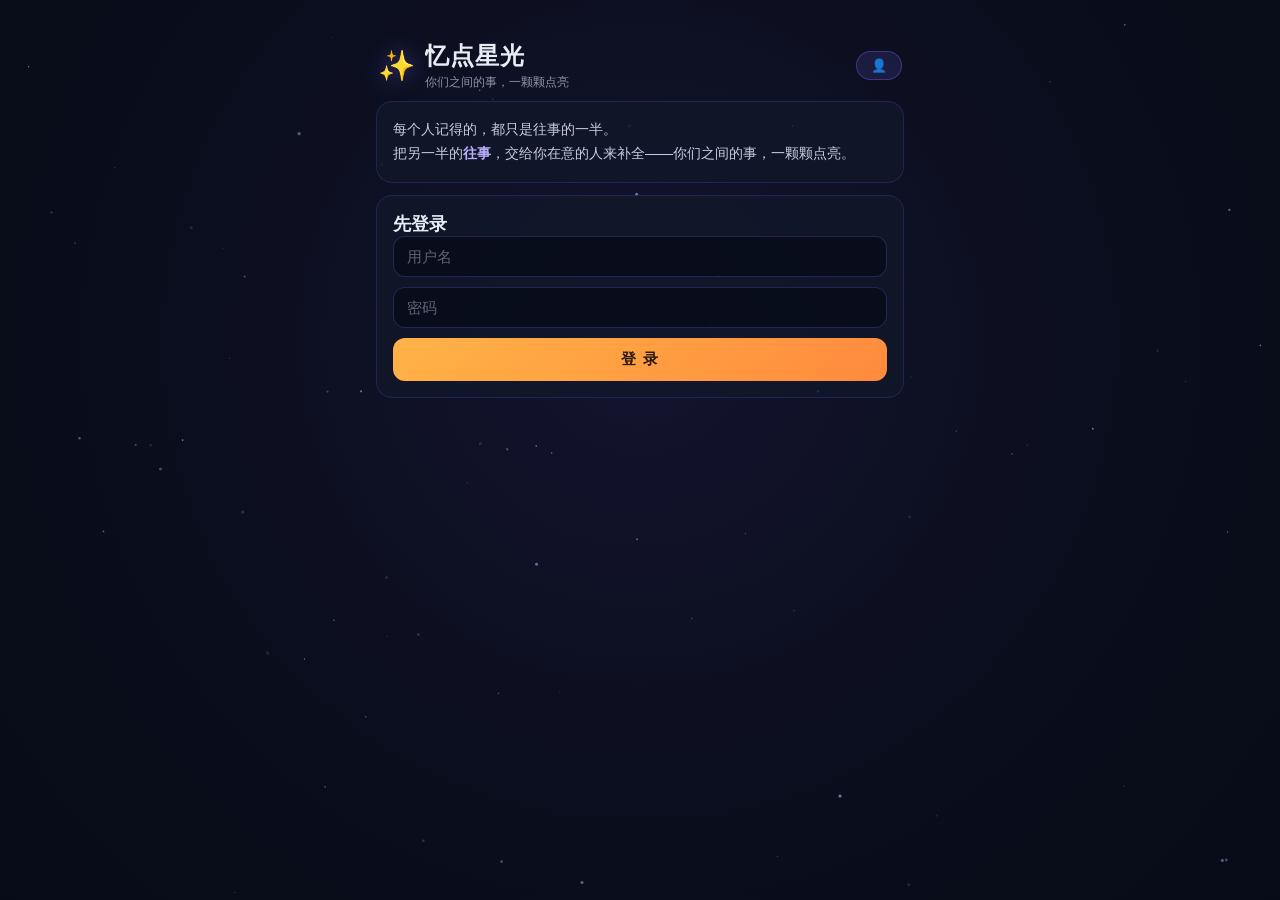
<file: public/amnesia/index.html>
<!DOCTYPE html>
<html lang="zh-CN">
<head>
  <meta charset="UTF-8">
  <meta name="viewport" content="width=device-width, initial-scale=1, maximum-scale=1, user-scalable=no, viewport-fit=cover">
  <title>忆点星光</title>
  <!-- 资源一律用相对路径：本页可能部署在 URL 前缀下，写死根绝对路径会 404 -->
  <link rel="stylesheet" href="amnesia.css?v=20261003g">
</head>
<body>
  <canvas id="bg-canvas"></canvas>
  <!-- 习气网络背景层：对话窗口下显示真实记忆网络（节点+关联边+突触脉冲） -->
  <canvas id="habit-canvas"></canvas>

  <!-- 摄像头画面层：说话时铺满页面背景，星系隐藏，对话气泡半透明浮动其上 -->
  <div id="cam-layer" class="hidden">
    <video id="cam-video" playsinline autoplay muted></video>
  </div>

  <div id="app">
    <!-- 顶栏 -->
    <header id="topbar">
      <div class="tb-left">
        <span class="tb-emoji">✨</span>
        <div class="tb-text">
          <h1>忆点星光</h1>
          <p id="tb-sub">你们之间的事，一颗颗点亮</p>
        </div>
      </div>
    <div class="tb-btns">
      <button id="btn-ais" class="ghost-btn hidden" title="切换对话角色">🎭</button>
      <button id="btn-user" class="ghost-btn" title="我的资料">👤</button>
      <button id="btn-invites" class="ghost-btn hidden">✉ 邀请</button>
      <button id="btn-chat" class="ghost-btn hidden">💬 找回对话</button>
      <button id="btn-recovered" class="ghost-btn hidden">🧩 <span id="recovered-count">0</span></button>
    </div>
  </header>

  <!-- 星系图首页：大脑居中 + 记忆星球散落周边（canvas 全屏） -->
  <section id="view-galaxy" class="view hidden">
    <!-- 忆点星光：人物星云 → 事件星（一颗星＝一件你们之间的事，暗＝待亲友来点） -->
    <canvas id="stars-canvas" class="hidden"></canvas>
    <!-- 视角二·人生脉络：待补全的记忆篇章（与习气网络同一批底层种子，只是换一个投影看） -->
    <div id="life-threads" class="hidden"></div>
    <div id="galaxy-hud">
      <div id="galaxy-stats" class="stat-chips"></div>
      <!-- 末那识中枢 HUD：实时 tick / 阈值分层 / 主念集群 / 人格特质 -->
      <div id="manas-hud" class="hidden">
        <div class="manas-row">
          <span class="chip">心跳 <b id="manas-tick">0</b></span>
          <span class="chip" id="manas-layer-chip">潜意识</span>
          <span class="chip">主念强度 <b id="manas-act">0.000</b></span>
          <span class="chip">统治力 <b id="manas-dom-power">0.00</b></span>
          <span class="chip">静默 <b id="manas-silence">0</b> 拍</span>
        </div>
        <div id="manas-dominant" class="manas-dom"></div>
        <div id="manas-traits" class="manas-traits"></div>
      </div>
      <div id="stars-hud" class="hidden">
        <span class="chip" id="stars-scope">人物星云</span>
        <span class="chip">共 <b id="stars-total">0</b> 颗 · 亮 <b id="stars-lit">0</b></span>
        <button id="btn-stars-organize" class="ghost-btn">✨ 让如意梳理人物</button>
      </div>
      <button id="btn-galaxy-back" class="ghost-btn hidden">↺ 返回全景</button>
      <div id="galaxy-tip">拖动旋转 · 滚轮缩放 · 双击星球进入主视角</div>
      <!-- 视角 tab 栏（四等分，固定最底）：忆点星光 / 习气网络 / 人生脉络 / 末那识中枢 -->
      <div id="galaxy-view" class="tag-row">
        <span class="tag on" data-gview="stars">✨ 忆点星光</span>
        <span class="tag" data-gview="network">🌌 习气网络</span>
        <span class="tag" data-gview="threads">🧭 人生脉络</span>
        <span class="tag" data-gview="manas">🧠 末那识中枢</span>
      </div>
    </div>
  </section>

  <!-- A视图：未登录时的简介 + 内嵌登录 -->
  <section id="view-home" class="view hidden">
    <div class="card intro-card">
      <p>每个人记得的，都只是往事的一半。</p>
      <p>把另一半的<b>往事</b>，交给你在意的人来补全——你们之间的事，一颗颗点亮。</p>
    </div>

    <!-- 未登录：内嵌登录 -->
    <div id="home-login" class="card">
      <h3>先登录</h3>
      <div class="form-row">
        <input id="login-phone" type="text" maxlength="32" placeholder="用户名" autocomplete="username">
      </div>
      <div class="form-row">
        <input id="login-code" type="password" maxlength="64" placeholder="密码">
        <button id="btn-code" class="ghost-btn" style="display:none">获取验证码</button>
      </div>
      <button id="btn-login" class="primary-btn"><span>登 录</span></button>
    </div>
  </section>

    <!-- B视图：接受邀请（有 token） -->
    <section id="view-accept" class="view hidden">
      <div class="card invite-card">
        <div class="invite-ai">
          <span id="inv-ai-avatar" class="ai-avatar">🧠</span>
          <div class="inv-ai-name" id="inv-ai-name">…</div>
        </div>
        <p id="inv-desc" class="inv-desc">正在加载邀请…</p>
        <div id="accept-box" class="hidden">
          <button id="btn-accept" class="primary-btn big"><span>接受邀请，帮TA找回记忆</span></button>
        </div>
        <div id="accept-ok" class="hidden">
          <p class="ok-line">✓ 已接受，正在进入找回对话…</p>
          <button id="btn-goto-galaxy" class="ghost-btn">🌌 先看看TA的星系</button>
        </div>
      </div>
      <!-- 未登录：内嵌登录 -->
      <div id="accept-login" class="card hidden">
        <h3>先登录，再接受邀请</h3>
        <div class="form-row">
          <input id="login-phone2" type="text" maxlength="32" placeholder="用户名" autocomplete="username">
        </div>
        <div class="form-row">
          <input id="login-code2" type="password" maxlength="64" placeholder="密码">
          <button id="btn-code2" class="ghost-btn" style="display:none">获取验证码</button>
        </div>
        <button id="btn-login2" class="primary-btn"><span>登 录</span></button>
      </div>
    </section>

    <!-- 对话视图：找回对话 -->
    <section id="view-chat" class="view hidden">
      <div id="chat-list"></div>
      <div id="chat-status">点麦克风开始对话</div>
      <div id="chat-bar">
        <button id="btn-album" class="side-btn" title="相册：照片 / PDF / Word / PPT / 文本">📷</button>
        <button id="btn-mic" class="mic-main" title="录音对话"><i></i><i></i><i></i></button>
        <button id="btn-cam" class="side-btn" title="摄像头：让TA看到你眼前的场景（双击切换前后置）">📹</button>
      </div>
      <!-- 相册：图片与文档同一入口（照片压缩到500k以内再发送） -->
      <input type="file" id="file-photo" accept="image/*" class="hidden">
      <input type="file" id="file-doc" accept=".pdf,.doc,.docx,.ppt,.pptx,.txt,.md" class="hidden">
    </section>
  </div>

  <input type="file" id="file-face" accept="image/*" class="hidden">

  <!-- 底部弹窗：邀请管理 -->
  <div id="dlg-invites" class="mask hidden">
    <div class="sheet">
      <button class="sheet-close">✕</button>
      <h3>我的找回邀请</h3>
      <button id="btn-new-invite" class="primary-btn"><span>＋ 创建找回邀请</span></button>
      <div id="invite-list" class="list"></div>
    </div>
  </div>

  <!-- 底部弹窗：创建邀请 -->
  <div id="dlg-invite" class="mask hidden">
    <div class="sheet">
      <button class="sheet-close">✕</button>
      <h3>创建找回邀请</h3>
      <p class="field-label">TA是你的（点选）</p>
      <div id="rel-tags" class="tag-row"></div>
      <input id="rel-custom" class="hidden" placeholder="输入你们的关系" maxlength="12">
      <p class="field-label">你怎么称呼TA</p>
      <input id="addr-term" placeholder="如：小美、用户" maxlength="12">
      <p class="field-label">TA怎么称呼你（你的AI本体）</p>
      <input id="self-term" placeholder="如：阿飞、老弟" maxlength="12">
      <button id="btn-create-invite" class="primary-btn"><span>生成邀请链接</span></button>
    </div>
  </div>

  <!-- 底部弹窗：找回的记忆 -->
  <div id="dlg-recovered" class="mask hidden">
    <div class="sheet tall">
      <button class="sheet-close">✕</button>
      <h3>找回的记忆</h3>
      <div id="recovered-list" class="list"></div>
    </div>
  </div>

  <!-- 底部弹窗：寻忆邀请（系统AI如意提到某个人物后，用户同意 → 填表转发给TA） -->
  <div id="dlg-recall" class="mask hidden">
    <div class="sheet tall">
      <button class="sheet-close">✕</button>
      <h3>请TA来帮你找回记忆</h3>
      <p class="field-label" id="recall-hint">填好下面几项，生成一条寻忆链接转发给TA——TA打开后就能陪你聊起那些共同的往事。</p>
      <p class="field-label">TA是你的（点选）</p>
      <div id="recall-rel-tags" class="tag-row"></div>
      <input id="recall-rel-custom" class="hidden" placeholder="输入你们的关系" maxlength="12">
      <p class="field-label">你怎么称呼TA</p>
      <input id="recall-addr" placeholder="如：小美、用户" maxlength="12">
      <p class="field-label">TA怎么称呼你（你的AI本体）</p>
      <input id="recall-self" placeholder="如：阿飞、老弟" maxlength="12">
      <button id="btn-recall-create" class="primary-btn"><span>生成寻忆链接并转发</span></button>
    </div>
  </div>

  <!-- 底部弹窗：切换对话角色（亲友的AI本体 / 系统AI如意 / 自己的AI本体） -->
  <div id="dlg-ais" class="mask hidden">
    <div class="sheet tall">
      <button class="sheet-close">✕</button>
      <h3>切换对话角色</h3>
      <p class="field-label">点选一个AI本体与TA对话——TA会围绕「让你帮TA恢复记忆」展开，并知道该怎么称呼你</p>
      <div id="ais-list" class="list"></div>
    </div>
  </div>

  <!-- 底部弹窗：记忆详情 —— 本人=记忆修正/删除；亲友=转发给亲友帮找回 -->
  <div id="dlg-node" class="mask hidden">
    <div class="sheet tall">
      <button class="sheet-close">✕</button>
      <div class="node-head">
        <span id="node-dot" class="node-dot"></span>
        <div>
          <h3 id="node-title">记忆</h3>
          <p id="node-sub" class="field-label"></p>
        </div>
      </div>

      <!-- 亲友：转发表单 -->
      <div id="node-forward" class="hidden">
        <p class="field-label">附言（会一起发给TA）</p>
        <textarea id="fwd-message" rows="3" maxlength="200" placeholder="这个方向我还记得一些事，收到后跟我聊聊呗"></textarea>
        <p class="field-label">转发给（选填）</p>
        <input id="fwd-to" placeholder="如：大姨、老同学老王" maxlength="16">
        <button id="btn-forward" class="primary-btn"><span>生成转发链接</span></button>
      </div>

      <!-- 本人：记忆本体（修正 / 删除） -->
      <div id="node-self" class="hidden">
        <div id="node-mem-list" class="list"></div>
      </div>
    </div>
  </div>

  <!-- 忆点星光·补星弹窗：像聊天一样把你知道的讲出来（AI 一直引导，够了就把星点亮，可能不止一颗） -->
  <div id="dlg-star" class="mask hidden">
    <div class="sheet tall star-chat">
      <button class="sheet-close">✕</button>
      <h3 id="star-title">这一颗星</h3>
      <p id="star-sub" class="empty-tip"></p>
      <div id="star-msgs" class="chat-msgs"></div>
      <!-- 输入栏（默认长条语音：按住说话、松开提交、上滑取消） -->
      <div class="chat-bar">
        <button id="star-mode" class="chat-icon" title="切换语音 / 键盘">🎤</button>
        <div id="star-voice" class="chat-voice">按住 说话</div>
        <input id="star-text" class="chat-input hidden" placeholder="说点什么…" autocomplete="off">
        <button id="star-send" class="chat-send hidden">发送</button>
        <button id="star-plus" class="chat-icon" title="发一张照片">＋</button>
        <input type="file" id="star-file" accept="image/*" class="hidden">
      </div>
    </div>
  </div>

  <!-- 登录弹窗：未登录时的统一入口（点用户图标 / 提交补星 / 点亮前都会走这里） -->
  <div id="dlg-login" class="mask hidden">
    <div class="sheet">
      <button class="sheet-close">✕</button>
      <h3>先登录</h3>
      <p class="field-label">登录后，你补的这段记忆才会写进TA的本体</p>
      <div class="form-row">
        <input id="login-phone3" type="text" maxlength="32" placeholder="用户名" autocomplete="username">
      </div>
      <div class="form-row">
        <input id="login-code3" type="password" maxlength="64" placeholder="密码">
        <button id="btn-code3" class="ghost-btn" style="display:none">获取验证码</button>
      </div>
      <button id="btn-login3" class="primary-btn"><span>登 录</span></button>
    </div>
  </div>

  <!-- 忆点星光·转发弹窗：点人物即生成转发（亲友只看得到「你和他」这一族星） -->
  <div id="dlg-share" class="mask hidden">
    <div class="sheet">
      <button class="sheet-close">✕</button>
      <h3 id="share-title">把这一族星发给他</h3>
      <p id="share-text" class="empty-tip"></p>
      <div id="share-link" class="share-link"></div>
      <button id="btn-share-copy" class="primary-btn">复制链接</button>
    </div>
  </div>

  <div id="dlg-album" class="mask hidden">
    <div class="sheet">
      <button class="sheet-close">✕</button>
      <h3>发送给TA</h3>
      <p class="field-label">照片会压缩到 500K 以内再发送</p>
      <div class="list">
        <div class="recover-item" id="pick-photo"><b>🖼️ 照片</b><p>让TA看到画面里的场景与人物</p></div>
        <div class="recover-item" id="pick-doc"><b>📄 文档</b><p>PDF / Word / PPT / 文本，帮TA找回往事</p></div>
        <div class="recover-item" id="pick-text"><b>✍️ 粘贴文字</b><p>聊天记录 / 日记，最长 20000 字</p></div>
      </div>
    </div>
  </div>

  <!-- 底部弹窗：粘贴文字（聊天记录 / 日记，最长20000字） -->
  <div id="dlg-text" class="mask hidden">
    <div class="sheet tall">
      <button class="sheet-close">✕</button>
      <h3>粘贴一段文字给TA</h3>
      <p class="field-label">你和TA曾经的聊天记录、TA写过的日记、任何关于TA的回忆，都可以粘贴进来——TA会读，并把这些记起来。</p>
      <textarea id="text-input" class="text-input" maxlength="20000" placeholder="把聊天记录 / 日记粘贴到这里…"></textarea>
      <div class="text-foot">
        <span id="text-count">0 / 20000</span>
        <button id="btn-text-send" class="primary-btn"><span>发送给TA</span></button>
      </div>
    </div>
  </div>

  <!-- toast -->
  <div id="toast" class="hidden"></div>

  <!-- 底部弹窗：我的资料（资料 / 我的声音 / 我的形象） -->
  <div id="dlg-user" class="mask hidden">
    <div class="sheet tall">
      <button class="sheet-close">✕</button>
      <div class="user-head">
        <img id="user-face" class="user-face hidden" alt="我的形象">
        <span id="user-face-fallback" class="user-face user-face--ph">🧠</span>
        <div class="user-head-text">
          <h3 id="user-name">—</h3>
          <p id="user-phone" class="field-label">—</p>
        </div>
      </div>
      <div class="tab-row">
        <span class="tab on" data-utab="info">📋 资料</span>
        <span class="tab" data-utab="voices">🎙️ 我的声音</span>
        <span class="tab" data-utab="faces">🖼️ 我的形象</span>
      </div>
      <div id="utab-info" class="tab-page">
        <p class="field-label">我的AI本体</p>
        <div id="user-ai-line" class="user-ai-line">—</div>
        <p class="field-label">姓名</p>
        <input id="user-name-edit" maxlength="20" placeholder="怎么称呼你">
        <p class="field-label">账号（登录名，不可改）</p>
        <input id="user-phone-edit" type="text" maxlength="32" placeholder="登录账号" disabled>
        <p class="field-label">相关资料（点选，帮助TA认识你）</p>
        <div class="tag-row" id="user-gender-tags"></div>
        <input id="user-city-edit" maxlength="20" placeholder="所在城市">
        <input id="user-profession-edit" maxlength="30" placeholder="职业">
        <input id="user-interests-edit" maxlength="60" placeholder="兴趣爱好（逗号分隔）">
        <div class="btn-row">
          <button id="btn-user-save" class="primary-btn"><span>保存资料</span></button>
        </div>
      </div>
      <div id="utab-voices" class="tab-page hidden">
        <p class="field-label">你AI本体的各种情绪声音（点「编辑」用音频编辑器调整）</p>
        <div id="voice-list" class="list"></div>
      </div>
      <div id="utab-faces" class="tab-page hidden">
        <p class="field-label">你的形象照（上传后AI会"看到"并记住自己长什么样）</p>
        <div id="face-list" class="face-grid"></div>
        <div class="btn-row">
          <button id="btn-face-upload" class="ghost-btn">＋ 上传形象照</button>
        </div>
      </div>
    </div>
  </div>

  <!-- 通用确认弹窗（删除记忆等危险操作：自定义底部弹窗，禁用 confirm） -->
  <div id="dlg-confirm" class="mask hidden">
    <div class="sheet">
      <button class="sheet-close">✕</button>
      <h3 id="confirm-title">确认操作</h3>
      <p id="confirm-desc" class="inv-desc"></p>
      <div class="btn-row">
        <button id="btn-confirm-cancel" class="ghost-btn">再想想</button>
        <button id="btn-confirm-ok" class="danger-btn"><span>确认</span></button>
      </div>
    </div>
  </div>

  <script src="../voice.js"></script>
      <script src="habit-graph.js?v=20261001b"></script>
  <script src="amnesia.js?v=20261003f"></script>
</body>
</html>
</file>
<file: public/amnesia/amnesia.css>
/* amnesia.css — 忆点星光（H5）深色主题样式：PC/手机自适应，无滚动条，toast/底部弹窗 */
* { margin: 0; padding: 0; box-sizing: border-box; -webkit-tap-highlight-color: transparent; }

html, body { height: 100%; overflow: hidden; }
body {
  font-family: -apple-system, BlinkMacSystemFont, "PingFang SC", "Microsoft YaHei", sans-serif;
  background: #070b16; color: #e8ecf5; font-size: 15px;
}

#bg-canvas { position: fixed; inset: 0; z-index: 0; touch-action: none; }

/* 习气网络背景层（对话窗口）：星系层之上、内容层之下；只在对话视图淡入。
   3D 可交互：与星系图同语言（拖拽旋转 / 滚轮·双指缩放 / 点击星球看记忆）。
   交互只在「习气网络视图」开启，对话态恢复为纯背景（pointer-events:none）。 */
#habit-canvas {
  position: fixed; inset: 0; width: 100%; height: 100%; z-index: 0; pointer-events: none;
  opacity: 0; transition: opacity .8s ease; touch-action: none;
}
/* 激活由 HabitGraph.setActive() 切 .on 类；明暗一律由这里决定（不在 JS 写内联 opacity） */
#habit-canvas.on { opacity: 1; }
/* 对话态：习气网络整体淡化，只作氛围——画面焦点是聊天气泡 */
body.chat-on #habit-canvas.on { opacity: .45; }
body.habit-view #habit-canvas { pointer-events: auto; }

#app {
  position: relative; z-index: 1; height: 100%;
  max-width: 560px; margin: 0 auto;
  display: flex; flex-direction: column;
  padding: env(safe-area-inset-top) 16px env(safe-area-inset-bottom);
}

.hidden { display: none !important; }

/* ─── 顶栏 ─────────────────────────────── */
/* 顶栏无背景色：让星空与习气网络直接透出（背景是意识海，不该被一条色带切断） */
#topbar {
  display: flex; align-items: center; justify-content: space-between;
  gap: 10px; padding: 14px 2px 10px; flex: none;
}
.tb-left { display: flex; align-items: center; gap: 10px; min-width: 0; flex: 1 1 auto; }
.tb-emoji { font-size: 30px; filter: drop-shadow(0 0 10px rgba(124,108,255,.55)); flex: none; }
.tb-text { min-width: 0; overflow: hidden; }
.tb-text h1 { font-size: 20px; letter-spacing: 1px; white-space: nowrap; overflow: hidden; text-overflow: ellipsis; }
.tb-text p { font-size: 12px; color: #8b93a7; margin-top: 2px; white-space: nowrap; overflow: hidden; text-overflow: ellipsis; }

.ghost-btn {
  background: rgba(124,108,255,.14); color: #b9b0ff; border: 1px solid rgba(124,108,255,.35);
  border-radius: 20px; padding: 6px 14px; font-size: 13px; cursor: pointer; white-space: nowrap;
}
.ghost-btn:active { background: rgba(124,108,255,.28); }

/* 顶栏右侧按钮组：不参与压缩，标题区自行省略号收缩（避免标题被挤成两行） */
.tb-btns { display: flex; align-items: center; gap: 8px; flex: none; }

/* ─── 星系图 HUD ─────────────────────── */
/* 统计 chips 与提示语固定在屏幕底部：绝不遮挡顶部标题栏 */
#galaxy-hud {
  position: fixed; left: 50%; transform: translateX(-50%);
  bottom: calc(18px + env(safe-area-inset-bottom));
  width: 100%; max-width: 560px; z-index: 2; pointer-events: none;
  display: flex; flex-direction: column; align-items: center; gap: 8px; padding: 0 16px;
}
.stat-chips { display: flex; flex-wrap: wrap; justify-content: center; gap: 6px; }
.stat-chips .chip {
  font-size: 12px; color: #c7cde0; padding: 5px 12px; border-radius: 14px;
  background: rgba(18,24,42,.75); border: 1px solid rgba(124,108,255,.22);
  backdrop-filter: blur(4px); white-space: nowrap;
}
.stat-chips .chip b { color: #b9b0ff; font-weight: 600; }
#galaxy-tip { font-size: 11px; color: #7d8598; text-shadow: 0 1px 4px #070b16; }
#galaxy-hud .ghost-btn { pointer-events: auto; }
/* 视角 tab 栏（四等分、贴底）：像 App 底部导航，一眼看清当前在哪个视角 */
#galaxy-view {
  pointer-events: auto;
  display: grid; grid-template-columns: repeat(4, 1fr);
  width: 100%; gap: 4px; padding: 5px; box-sizing: border-box;
  background: rgba(10,14,26,.86);
  border: 1px solid rgba(124,108,255,.22);
  border-radius: 16px; backdrop-filter: blur(8px);
  box-shadow: 0 6px 22px rgba(0,0,0,.38);
}
#galaxy-view .tag {
  display: flex; align-items: center; justify-content: center; gap: 4px;
  padding: 10px 2px; border-radius: 12px; font-size: 12.5px; line-height: 1;
  background: transparent; border: 0; color: #8a93a8; cursor: pointer;
  white-space: nowrap; transition: background .18s, color .18s;
  -webkit-tap-highlight-color: transparent;
}
#galaxy-view .tag.on {
  background: linear-gradient(135deg, rgba(124,108,255,.95), rgba(167,139,250,.9));
  color: #fff; box-shadow: 0 3px 12px rgba(124,108,255,.42);
}
/* 星系页手势区禁用浏览器默认触摸（页面缩放/滚动抢占） */
#view-galaxy { touch-action: none; }
/* 人生脉络视角要能滚动，单独放开手势 */
#life-threads { touch-action: pan-y; }

/* ─── 视角三·末那识心智涌现中枢（实时念头博弈） ─────────── */
#manas-hud {
  width: 100%; max-width: 560px; display: flex; flex-direction: column;
  align-items: center; gap: 6px; pointer-events: none;
}
.manas-row { display: flex; flex-wrap: wrap; justify-content: center; gap: 6px; }
.manas-row .chip {
  font-size: 12px; color: #c7cde0; padding: 5px 12px; border-radius: 14px;
  background: rgba(18,24,42,.75); border: 1px solid rgba(124,108,255,.22);
  backdrop-filter: blur(4px); white-space: nowrap;
}
.manas-row .chip b { color: #b9b0ff; font-weight: 600; }
/* 阈值分层着色：潜意识冷灰 / 显意识暖黄 / 外显炽红（与 habit-graph.js 一致） */
.chip.manas-layer.sub { border-color: rgba(124,139,184,.5); color: #a7b2d0; }
.chip.manas-layer.conscious { border-color: rgba(251,191,36,.6); color: #fbbf24; }
.chip.manas-layer.manifest {
  border-color: rgba(248,113,113,.7); color: #f87171;
  box-shadow: 0 0 12px rgba(248,113,113,.35);
}
.manas-dom, .manas-traits {
  display: flex; flex-wrap: wrap; justify-content: center; gap: 5px;
  font-size: 11px; color: #8b93a7; text-shadow: 0 1px 4px #070b16;
}
.manas-dom-tip { color: #7d8598; margin-right: 2px; }
.manas-dom-item {
  padding: 3px 9px; border-radius: 11px; color: #d7def0;
  background: rgba(248,113,113,.14); border: 1px solid rgba(248,113,113,.4);
}
.manas-dom-item b { color: #fca5a5; font-weight: 600; }
.manas-trait {
  padding: 3px 9px; border-radius: 11px; color: #cdd5ea;
  background: rgba(52,211,153,.12); border: 1px solid rgba(52,211,153,.32);
}
.manas-trait b { color: #6ee7b7; font-weight: 600; }
/* 中枢视角：习气网络全亮并接管指针 */
body.manas-view #habit-canvas { opacity: 1; pointer-events: auto; }
body.manas-view #bg-canvas { opacity: .12; }

/* ─── 视角二·人生脉络（待补全的记忆篇章） ─────────────── */
#life-threads {
  flex: 1; min-height: 0; overflow-y: auto; scrollbar-width: none;
  display: flex; flex-direction: column; gap: 10px;
  padding: 2px 2px calc(168px + env(safe-area-inset-bottom));
}
#life-threads::-webkit-scrollbar { display: none; }
.lt-head { font-size: 12px; color: #8b93a7; text-align: center; margin-bottom: 2px; }
.lt-card {
  background: rgba(18,24,42,.74); border: 1px solid rgba(124,108,255,.18);
  border-radius: 14px; padding: 12px 14px;
  backdrop-filter: blur(6px); -webkit-backdrop-filter: blur(6px);
  transition: border-color .18s, background .18s;
}
#life-threads.can-recall .lt-card { cursor: pointer; }
#life-threads.can-recall .lt-card:active { background: rgba(124,108,255,.16); }
.lt-card.done { border-color: rgba(52,211,153,.3); }
.lt-card.focus { border-color: rgba(251,191,36,.55); box-shadow: 0 0 18px rgba(251,191,36,.14); }
.lt-top { display: flex; align-items: baseline; gap: 8px; flex-wrap: wrap; }
.lt-top b { font-size: 16px; color: #e8ecf5; }
.lt-top .lt-sub { font-size: 12px; color: #8b93a7; }
.lt-top .lt-n { margin-left: auto; font-size: 12px; color: #b9b0ff; white-space: nowrap; }
.lt-card.done .lt-n { color: #34d399; }
.lt-badge {
  font-size: 11px; padding: 2px 8px; border-radius: 10px;
  background: rgba(251,191,36,.16); color: #fbbf24; border: 1px solid rgba(251,191,36,.35);
}
.lt-topics { font-size: 12px; color: #7d8598; margin-top: 6px; line-height: 1.6; }
.lt-last {
  font-size: 12px; color: #c7cde0; margin-top: 7px; line-height: 1.55;
  border-left: 2px solid rgba(124,108,255,.35); padding-left: 8px;
}
.lt-go { font-size: 12px; color: #8f7bff; margin-top: 7px; }
/* 人生脉络视角：星系整体压暗，突出篇章列表 */
body.life-view #bg-canvas { opacity: .16; }
body.life-view #habit-canvas { opacity: 0; }

/* ─── 星球详情弹窗 ────────────────────── */
.node-head { display: flex; align-items: center; gap: 10px; }
.node-head h3 { font-size: 17px; }
.node-dot { width: 14px; height: 14px; border-radius: 50%; flex: none; box-shadow: 0 0 12px currentColor; }
textarea {
  width: 100%; background: rgba(7,11,22,.7); border: 1px solid rgba(124,108,255,.25);
  border-radius: 12px; padding: 11px 13px; color: #e8ecf5; font-size: 15px; outline: none;
  font-family: inherit; resize: none;
}
textarea:focus { border-color: rgba(124,108,255,.6); }
textarea::placeholder { color: #5d6579; }
.tab-row { display: flex; gap: 8px; flex: none; }
.tab {
  padding: 8px 18px; border-radius: 18px; font-size: 14px; cursor: pointer;
  background: rgba(7,11,22,.7); border: 1px solid rgba(124,108,255,.25); color: #c7cde0;
}
.tab.on { background: linear-gradient(135deg, #7c6cff, #a78bfa); color: #fff; border-color: transparent; }
.tab-page { flex: 1; min-height: 0; overflow-y: auto; scrollbar-width: none; display: flex; flex-direction: column; gap: 10px; }
.tab-page::-webkit-scrollbar { display: none; }
.btn-row { display: flex; gap: 10px; flex: none; }
.btn-row .primary-btn { flex: 1; }
.danger-btn {
  border: none; border-radius: 14px; padding: 13px 18px;
  background: rgba(255,92,92,.16); color: #ff9c9c; border: 1px solid rgba(255,92,92,.4);
  font-size: 15px; cursor: pointer; white-space: nowrap;
}
.danger-btn:active { background: rgba(255,92,92,.3); }
.mem-item {
  background: rgba(7,11,22,.55); border: 1px solid rgba(124,108,255,.14);
  border-radius: 12px; padding: 11px 13px;
}
.mem-item .mv { font-size: 14px; line-height: 1.55; }
.mem-item .mm { font-size: 11px; color: #7d8598; margin-top: 5px; display: flex; flex-wrap: wrap; gap: 8px; align-items: center; }
.mem-item .mm .who { color: #b9b0ff; }
.mem-item .mm.ev { color: #6b7488; margin-top: 3px; }

/* tab 徽标（挂载记忆数 / 子节点数） */
.tab .tab-n {
  display: inline-block; min-width: 18px; margin-left: 4px; padding: 0 5px;
  font-size: 11px; line-height: 17px; border-radius: 9px; text-align: center;
  background: rgba(124,108,255,.2); color: #b9b0ff; font-weight: 600;
}
.tab.on .tab-n { background: rgba(255,255,255,.25); color: #fff; }

/* 记忆卡片操作行：取消关联（卸载不删）/ 修改 / 删除，三者语义分明 */
.mem-item .mm .acts { display: inline-flex; gap: 12px; margin-left: auto; }
.mem-act { font-size: 11px; text-decoration: none; cursor: pointer; }
.mem-act:active { text-decoration: underline; }
.mem-act.detach { color: #8b93a7; }
.mem-act.edit { color: #b9b0ff; }
.mem-act.del { color: #ff9c9c; }

/* 记忆内联编辑表单（事实修正） */
.mem-item .mem-edit-val, .mem-item .mem-edit-subject { width: 100%; }
.mem-item .mem-edit-val { min-height: 62px; }
.mem-edit-btns { display: flex; gap: 10px; margin-top: 8px; }
.mem-edit-btns .ghost-btn { flex: 1; }

/* 子节点 chips（点击下钻） */
.kid-chips { display: flex; flex-wrap: wrap; gap: 8px; }
.kid-chip {
  display: inline-flex; align-items: center; gap: 6px;
  background: rgba(124,108,255,.1); border: 1px solid rgba(124,108,255,.32);
  color: #d5d9ea; border-radius: 18px; padding: 8px 15px; font-size: 14px; cursor: pointer;
}
.kid-chip:active { background: rgba(124,108,255,.3); }
.kid-chip i {
  font-style: normal; font-size: 11px; color: #b9b0ff;
  background: rgba(7,11,22,.6); border-radius: 9px; padding: 1px 7px;
}

/* 添加关联面板：候选记忆勾选列表 */
#attach-panel { display: flex; flex-direction: column; gap: 10px; }
#attach-panel .attach-list { max-height: 40vh; display: flex; flex-direction: column; gap: 8px; }
.attach-item {
  display: flex; align-items: flex-start; gap: 9px;
  background: rgba(7,11,22,.55); border: 1px solid rgba(124,108,255,.14);
  border-radius: 12px; padding: 10px 12px; cursor: pointer;
}
.attach-item input { flex: none; width: 17px; height: 17px; margin-top: 2px; accent-color: #7c6cff; }
.attach-item b { flex: 1; min-width: 0; font-size: 13px; font-weight: normal; line-height: 1.5; }
.attach-item .ai { flex: none; font-size: 11px; color: #b9b0ff; }
.attach-item i { flex: none; font-style: normal; font-size: 11px; color: #7d8598; }
.attach-item.done { opacity: .45; }
#mem-actions { flex: none; }
#newkid-panel { display: flex; flex-direction: column; gap: 10px; }

/* ─── 视图与卡片 ────────────────────────── */
.view { flex: 1; min-height: 0; display: flex; flex-direction: column; gap: 12px; }
.card {
  background: rgba(18,24,42,.82); border: 1px solid rgba(124,108,255,.18);
  border-radius: 16px; padding: 16px;
}
.intro-card { line-height: 1.7; color: #c7cde0; font-size: 14px; }
.intro-card b { color: #b9b0ff; }
.sec-title { font-size: 14px; color: #8b93a7; margin: 6px 2px 0; font-weight: normal; }

.form-row { display: flex; gap: 8px; margin-bottom: 10px; }
input {
  flex: 1; min-width: 0; background: rgba(7,11,22,.7); border: 1px solid rgba(124,108,255,.25);
  border-radius: 12px; padding: 11px 13px; color: #e8ecf5; font-size: 15px; outline: none;
}
input:focus { border-color: rgba(124,108,255,.6); }
input::placeholder { color: #5d6579; }

.primary-btn {
  width: 100%; border: none; border-radius: 14px; padding: 13px;
  background: linear-gradient(135deg, #7c6cff, #a78bfa); color: #fff;
  font-size: 16px; font-weight: 600; cursor: pointer; letter-spacing: 1px;
}
.primary-btn.big { padding: 15px; }
.primary-btn:active { opacity: .85; }
.primary-btn[disabled] { opacity: .5; }

/* ─── 邀请列表 ──────────────────────────── */
.list { overflow-y: auto; scrollbar-width: none; }
.list::-webkit-scrollbar { display: none; }
.invite-item {
  display: flex; align-items: center; gap: 10px;
  background: rgba(18,24,42,.82); border: 1px solid rgba(124,108,255,.14);
  border-radius: 14px; padding: 12px 14px; margin-bottom: 10px;
}
.invite-item .who { flex: 1; min-width: 0; }
.invite-item .who b { font-size: 15px; }
.invite-item .who p { font-size: 12px; color: #8b93a7; margin-top: 3px; }
.badge {
  font-size: 11px; padding: 3px 10px; border-radius: 10px; white-space: nowrap;
}
.badge.pending { background: rgba(255,183,77,.15); color: #ffce85; }
.badge.accepted { background: rgba(86,220,153,.15); color: #7fe6b1; }
.copy-btn {
  background: rgba(124,108,255,.14); color: #b9b0ff; border: none;
  border-radius: 12px; padding: 7px 13px; font-size: 13px; cursor: pointer; white-space: nowrap;
}

/* ─── 邀请卡（B视图） ───────────────────── */
.invite-card { text-align: center; padding: 26px 18px; }
.invite-ai { display: flex; flex-direction: column; align-items: center; gap: 8px; }
.ai-avatar {
  width: 76px; height: 76px; display: flex; align-items: center; justify-content: center;
  font-size: 44px; border-radius: 50%;
  background: rgba(124,108,255,.14); border: 2px solid rgba(124,108,255,.4);
  box-shadow: 0 0 26px rgba(124,108,255,.28);
}
.inv-ai-name { font-size: 18px; font-weight: 600; }
.inv-desc { color: #aeb6c9; line-height: 1.8; margin: 14px 0 18px; font-size: 14px; }
.inv-desc b { color: #b9b0ff; }
.ok-line { color: #7fe6b1; padding: 8px 0; }

/* ─── 对话视图 ──────────────────────────── */
#view-chat { gap: 0; }
#chat-list {
  flex: 1; min-height: 0; overflow-y: auto; scrollbar-width: none;
  padding: 6px 2px 8px; display: flex; flex-direction: column; gap: 10px;
}
#chat-list::-webkit-scrollbar { display: none; }

.bubble {
  max-width: 78%; padding: 10px 14px; border-radius: 16px;
  line-height: 1.6; font-size: 15px; word-break: break-word; white-space: pre-wrap;
  backdrop-filter: blur(6px); -webkit-backdrop-filter: blur(6px);
}
.bubble.me { align-self: flex-end; background: rgba(106,92,255,.55); border: 1px solid rgba(143,123,255,.4); border-bottom-right-radius: 5px; }
.bubble.ai { align-self: flex-start; background: rgba(18,24,42,.55); border: 1px solid rgba(124,108,255,.22); border-bottom-left-radius: 5px; }
.bubble.sys { align-self: center; background: none; color: #7d8598; font-size: 12px; padding: 2px; backdrop-filter: none; -webkit-backdrop-filter: none; }

#chat-status { text-align: center; font-size: 12px; color: #7d8598; padding: 4px 0; flex: none; }

#chat-bar {
  flex: none; display: flex; align-items: center; justify-content: center; gap: 22px;
  padding: 12px 0 max(12px, env(safe-area-inset-bottom));
}
/* 两侧素材图标：相册照片 / 文件 */
.side-btn {
  width: 48px; height: 48px; border-radius: 50%; border: 1px solid rgba(124,108,255,.4);
  background: rgba(124,108,255,.12); font-size: 21px; cursor: pointer; flex: none;
  transition: transform .15s;
}
.side-btn:active { transform: scale(.9); }
/* 大录音按钮：状态机载体（复刻 sisi_app 色彩语言） */
.mic-main {
  width: 76px; height: 76px; border-radius: 50%; border: none; flex: none;
  position: relative; cursor: pointer; overflow: hidden;
  background: radial-gradient(circle at 50% 38%, #8f7cff, #5b4bd4);
  box-shadow: 0 0 24px rgba(124,108,255,.45);
  display: flex; align-items: center; justify-content: center; gap: 5px;
  transition: box-shadow .25s, background .25s;
}
.mic-main i {
  width: 6px; border-radius: 3px; background: rgba(255,255,255,.92); height: 14px;
  animation: mic-idle 2.4s ease-in-out infinite;
}
.mic-main i:nth-child(2) { animation-delay: .2s; }
.mic-main i:nth-child(3) { animation-delay: .4s; }
@keyframes mic-idle { 0%,100% { height: 12px; opacity: .55; } 50% { height: 22px; opacity: 1; } }
/* 聆听中：绿色波纹 */
.mic-main.listening {
  background: radial-gradient(circle at 50% 38%, #34d399, #059669);
  box-shadow: 0 0 30px rgba(52,211,153,.55);
}
.mic-main.listening i { animation: pulse 1s ease-in-out infinite; height: 22px; }
@keyframes pulse { 0%,100% { height: 10px; opacity: .6; } 50% { height: 26px; opacity: 1; } }
/* 思考中：琥珀色慢闪 */
.mic-main.thinking {
  background: radial-gradient(circle at 50% 38%, #fbbf24, #d97706);
  box-shadow: 0 0 26px rgba(251,191,36,.5);
}
.mic-main.thinking i { animation: mic-idle 1s ease-in-out infinite; }
/* 说话中：天蓝声纹跳动 */
.mic-main.speaking {
  background: radial-gradient(circle at 50% 38%, #38bdf8, #0284c7);
  box-shadow: 0 0 30px rgba(56,189,248,.55);
}
.mic-main.speaking i { animation: pulse .55s ease-in-out infinite; height: 24px; }

/* ─── 忆点星光：人物星云 → 事件星 ───────────────────────── */
/* 自己的画布独立绘制（暗星微呼吸、亮星闪烁需要持续重绘），进这个视角就藏掉 3D 星系底图 */
/* 星图画布在 #app 的层叠上下文里：z-index 必须低于顶栏与 HUD，
   否则全屏画布会盖住 #topbar（static 定位），顶栏按钮点不到 */
#stars-canvas { position: fixed; inset: 0; width: 100%; height: 100%; z-index: 0; }
body.stars-view #bg-canvas { display: none; }
#topbar { position: relative; z-index: 2; }
#stars-hud { display: flex; flex-wrap: wrap; gap: 8px; align-items: center; margin-top: 8px; }
#stars-hud .chip { font-size: 12px; }
#stars-hud .ghost-btn { font-size: 12px; padding: 5px 10px; }
/* 转发弹窗 */
.share-link {
  word-break: break-all; background: rgba(255,255,255,.06); border-radius: 10px;
  padding: 10px 12px; font-size: 12px; color: #9fd0ff; margin: 10px 0; line-height: 1.6;
}
.primary-btn {
  width: 100%; padding: 12px; border-radius: 12px; border: 0; cursor: pointer;
  background: linear-gradient(135deg, #ffb347, #ff8a3d); color: #2a1a00;
  font-weight: 600; font-size: 15px;
}
.primary-btn:active { transform: scale(.98); }
/* ─── 补星弹窗：微信式聊天（消息区滚动 · 输入栏置底） ─────────── */
.sheet.star-chat {
  display: flex; flex-direction: column;
  height: 84vh; max-height: 84vh; padding-bottom: 0;
}
.sheet.star-chat h3, .sheet.star-chat #star-sub { flex: none; }
.chat-msgs {
  flex: 1 1 auto; min-height: 0; overflow-y: auto; -webkit-overflow-scrolling: touch;
  display: flex; flex-direction: column; gap: 9px; padding: 10px 2px 12px;
}
.chat-msgs .msg {
  max-width: 78%; padding: 9px 12px; border-radius: 14px; font-size: 14px; line-height: 1.55;
  word-break: break-word; white-space: pre-wrap;
}
.chat-msgs .msg.ai {
  align-self: flex-start; background: rgba(255,255,255,.10); color: rgba(255,255,255,.94);
  border-bottom-left-radius: 4px;
}
.chat-msgs .msg.me {
  align-self: flex-end; background: linear-gradient(135deg, #7c6cff, #a78bfa); color: #fff;
  border-bottom-right-radius: 4px;
}
.chat-msgs .msg.typing { color: rgba(255,255,255,.5); letter-spacing: 3px; }
/* 输入栏（置底）：左「切换语音/键盘」· 中长条语音或输入框 · 右「发照片」 */
.chat-bar {
  flex: none; display: flex; align-items: center; gap: 8px;
  padding: 8px 2px calc(10px + env(safe-area-inset-bottom));
  border-top: 1px solid rgba(255,255,255,.08);
}
.chat-icon {
  flex: none; width: 36px; height: 36px; border-radius: 50%; border: 0; cursor: pointer;
  background: rgba(255,255,255,.08); color: #dfe3ee; font-size: 17px; line-height: 1;
}
.chat-icon:active { transform: scale(.94); }
.chat-voice {
  flex: 1 1 auto; height: 38px; border-radius: 19px; user-select: none; cursor: pointer;
  display: flex; align-items: center; justify-content: center;
  background: rgba(255,255,255,.10); border: 1px solid rgba(255,255,255,.14);
  color: #dfe3ee; font-size: 14px; touch-action: none;
}
.chat-voice.rec { background: rgba(52,211,153,.22); border-color: rgba(52,211,153,.5); color: #a7f3d0; }
.chat-voice.cancel { background: rgba(248,113,113,.22); border-color: rgba(248,113,113,.5); color: #fecaca; }
.chat-input {
  flex: 1 1 auto; height: 38px; border-radius: 19px; padding: 0 14px; font-size: 14px;
  background: rgba(255,255,255,.10); border: 1px solid rgba(255,255,255,.14); color: #fff; outline: none;
}
.chat-send {
  flex: none; height: 36px; padding: 0 16px; border-radius: 18px; border: 0; cursor: pointer;
  background: linear-gradient(135deg, #7c6cff, #a78bfa); color: #fff; font-size: 14px;
}

/* ─── 底部弹窗 ──────────────────────────── */
.mask {
  position: fixed; inset: 0; z-index: 100;
  background: rgba(4,6,12,.6); backdrop-filter: blur(3px);
  display: flex; align-items: flex-end; justify-content: center;
}
.sheet {
  width: 100%; max-width: 560px; max-height: 82vh;
  background: #131a2c; border-radius: 20px 20px 0 0;
  border-top: 1px solid rgba(124,108,255,.25);
  padding: 22px 18px calc(20px + env(safe-area-inset-bottom));
  position: relative; display: flex; flex-direction: column; gap: 12px;
  animation: slideup .25s ease;
}
.sheet.tall { height: 82vh; }
@keyframes slideup { from { transform: translateY(40px); opacity: .4; } to { transform: none; opacity: 1; } }
.sheet-close {
  position: absolute; top: 14px; right: 14px; width: 30px; height: 30px;
  border-radius: 50%; border: 1px solid rgba(255,255,255,.14);
  background: rgba(255,255,255,.06); color: #aeb6c9; font-size: 14px; cursor: pointer;
}
.sheet h3 { font-size: 17px; }
.field-label { font-size: 13px; color: #8b93a7; line-height: 1.55; }
/* 弹窗内表单控件：统一盒模型与宽度（弹窗内 input 不参与 flex 拉伸，避免样式错乱） */
.sheet input,
.sheet textarea {
  display: block; width: 100%; flex: none;
  background: rgba(7,11,22,.7); border: 1px solid rgba(124,108,255,.25);
  border-radius: 12px; padding: 11px 13px; color: #e8ecf5;
  font-size: 15px; font-family: inherit; outline: none;
}
.sheet input:focus, .sheet textarea:focus { border-color: rgba(124,108,255,.6); }
.sheet input::placeholder, .sheet textarea::placeholder { color: #5d6579; }
.sheet input[disabled] { color: #6b7488; background: rgba(7,11,22,.45); }
.sheet textarea { resize: none; line-height: 1.6; }

/* 素材菜单（底部弹窗） */
.menu-list { display: flex; flex-direction: column; gap: 10px; }
.menu-item {
  display: flex; align-items: center; gap: 13px; width: 100%; text-align: left;
  background: rgba(7,11,22,.55); border: 1px solid rgba(124,108,255,.18);
  border-radius: 14px; padding: 13px 15px; color: #e8ecf5; font-size: 15px; cursor: pointer;
}
.menu-item:active { background: rgba(124,108,255,.2); }
.menu-item .mi-emoji { font-size: 24px; flex: none; }
.menu-item .mi-text { display: flex; flex-direction: column; gap: 2px; min-width: 0; }
.menu-item .mi-text small { font-size: 12px; color: #8b93a7; }

.tag-row { display: flex; flex-wrap: wrap; gap: 8px; }
.tag {
  padding: 8px 16px; border-radius: 18px; font-size: 14px; cursor: pointer;
  background: rgba(7,11,22,.7); border: 1px solid rgba(124,108,255,.25); color: #c7cde0;
}
.tag.on { background: linear-gradient(135deg, #7c6cff, #a78bfa); color: #fff; border-color: transparent; }

/* ─── 找回记忆列表 ──────────────────────── */
.recover-item {
  background: rgba(7,11,22,.55); border: 1px solid rgba(124,108,255,.14);
  border-radius: 12px; padding: 11px 13px; margin-bottom: 9px;
}
.recover-item b { font-size: 13px; color: #b9b0ff; }
.recover-item p { font-size: 14px; margin-top: 3px; line-height: 1.55; }
.recover-item .evi { font-size: 11px; color: #7d8598; margin-top: 5px; }
.empty-tip { text-align: center; color: #7d8598; font-size: 13px; padding: 30px 0; }

/* ─── 粘贴文字弹窗（聊天记录 / 日记，textarea 撑满可滚） ─── */
.sheet textarea.text-input { flex: 1; min-height: 0; overflow-y: auto; }
.text-foot { flex: none; display: flex; align-items: center; gap: 12px; }
.text-foot #text-count { font-size: 12px; color: #8b93a7; flex: none; }
.text-foot .primary-btn { width: auto; flex: 1; }

/* ─── toast（居中半透明遮罩样式） ────────── */
#toast {
  position: fixed; left: 50%; top: 45%; transform: translate(-50%,-50%); z-index: 200;
  background: rgba(10,14,26,.85); color: #e8ecf5; font-size: 14px;
  padding: 13px 22px; border-radius: 12px; border: 1px solid rgba(124,108,255,.3);
  max-width: 76%; text-align: center; line-height: 1.5; backdrop-filter: blur(4px);
}

/* ─── 摄像头画面层（亲友找回对话：铺满页面背景，星系隐藏） ─── */
#cam-layer { position: fixed; inset: 0; z-index: 0; background: #070b16; }
#cam-video { width: 100%; height: 100%; object-fit: cover; }

/* ─── 摄像头态：星系节点全部隐藏，画面成为唯一背景（气泡半透明浮动其上） ─── */
#bg-canvas { transition: opacity .35s ease; }
body.cam-on #bg-canvas, body.cam-on #habit-canvas { opacity: 0; }

/* ─── 对话态：星系节点整体淡化，气泡半透明浮动于画面之上 ─── */
body.chat-on #bg-canvas { opacity: .28; }
/* 习气网络在对话态退为纯背景（淡化规则见文件顶部 #habit-canvas），交互交还给气泡层 */
body.chat-on #habit-canvas { pointer-events: none; }
body.chat-on #view-chat { gap: 12px; }
body.chat-on .bubble {
  backdrop-filter: blur(14px) saturate(1.25); -webkit-backdrop-filter: blur(14px) saturate(1.25);
  box-shadow: 0 6px 22px rgba(4,8,20,.4);
}
body.chat-on .bubble.me { background: rgba(106,92,255,.42); }
body.chat-on .bubble.ai { background: rgba(14,20,38,.42); }

#btn-cam.on { background: rgba(239,68,68,.22); border-color: rgba(239,68,68,.55); }

/* ─── 用户资料弹窗 ─── */
.user-head { display: flex; align-items: center; gap: 14px; }
.user-ai-line {
  background: rgba(124,108,255,.12); border: 1px solid rgba(124,108,255,.28);
  border-radius: 10px; padding: 9px 13px; font-size: 13px; color: #b9b0ff;
}
.user-face { width: 58px; height: 58px; border-radius: 50%; object-fit: cover; flex: none; }
.user-face--ph {
  display: flex; align-items: center; justify-content: center;
  background: rgba(124,108,255,.14); border: 2px solid rgba(124,108,255,.4); font-size: 26px;
}
.user-head-text h3 { font-size: 18px; }
.user-head-text p { margin-top: 2px; }

/* 声音列表 */
.voice-item {
  display: flex; align-items: center; gap: 11px;
  background: rgba(7,11,22,.55); border: 1px solid rgba(124,108,255,.14);
  border-radius: 12px; padding: 10px 12px; margin-bottom: 9px;
}
.voice-item .v-emoji { font-size: 23px; flex: none; }
.voice-item .v-info { min-width: 0; }
.voice-item .v-name { font-size: 14px; font-weight: 600; }
.voice-item .v-tag { font-size: 11px; color: #8b93a7; margin-top: 2px; }
.voice-item .v-acts { margin-left: auto; display: flex; gap: 8px; flex: none; }
.voice-item .v-acts .ghost-btn { font-size: 12px; padding: 5px 12px; }

/* 形象照九宫格 */
.face-grid { display: grid; grid-template-columns: repeat(3, 1fr); gap: 10px; }
.face-item {
  position: relative; border-radius: 12px; overflow: hidden;
  border: 1px solid rgba(124,108,255,.2); aspect-ratio: 1; background: rgba(7,11,22,.55);
}
.face-item img { width: 100%; height: 100%; object-fit: cover; display: block; }
.face-item .face-desc {
  position: absolute; left: 0; right: 0; bottom: 0; font-size: 10px; line-height: 1.35;
  color: #c7cde0; background: rgba(4,6,12,.78); padding: 3px 5px; max-height: 34px; overflow: hidden;
}
.face-item .face-del {
  position: absolute; top: 4px; right: 4px; width: 22px; height: 22px; border-radius: 50%;
  border: none; background: rgba(4,6,12,.75); color: #ff9c9c; font-size: 12px; cursor: pointer;
}

@media (min-width: 700px) {
  #app { padding-top: 26px; }
  .tb-text h1 { font-size: 24px; }
}
</file>
